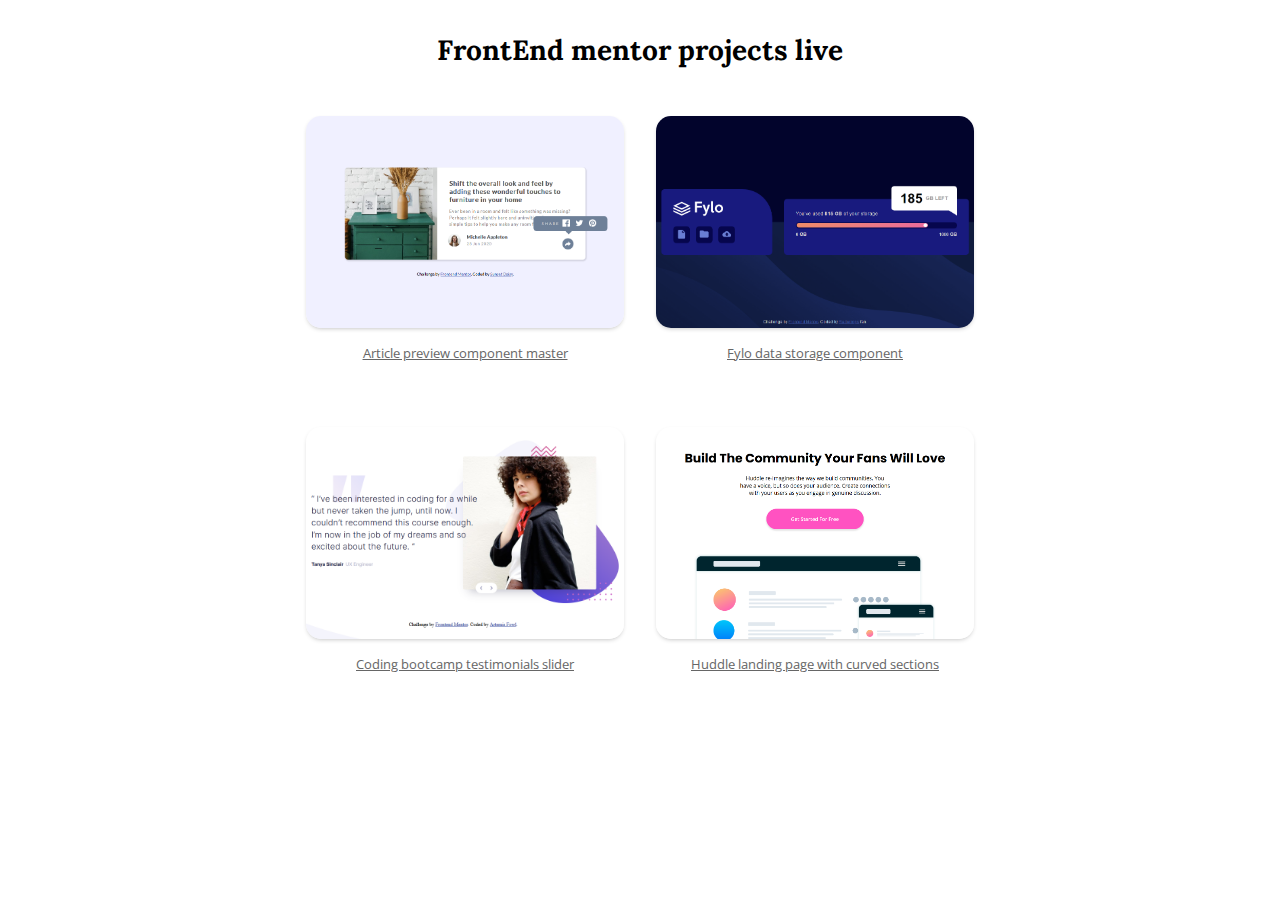
<file: index.html>
<!DOCTYPE html>
<html lang="en">

<head>
  <meta charset="UTF-8">
  <meta name="viewport" content="width=device-width, initial-scale=1.0">
  <link href="https://fonts.googleapis.com/css2?family=Open+Sans&display=swap" rel="stylesheet">
  <link href="https://fonts.googleapis.com/css2?family=Lora&display=swap" rel="stylesheet">
  <title>Welcome</title>
  <style>
    * {
      padding: 0;
      margin: 0;
      box-sizing: border-box;
    }

    body {
      margin: 0 auto;
      padding: 1rem;
      font-family: 'Open Sans', sans-serif;
      display: flex;
      flex-flow: column wrap;
      justify-content: center;
      align-items: center;
    }

    h1 {
      font-family: 'Lora', serif;
      margin-top: 1rem;
      text-align: center;
      width: 50vw;
      min-width: 250px;
      font-size: 1.75rem;
    }

    .galleryContainer {
      display: flex;
      flex-flow: row wrap;
      width: 100%;
      max-width: 800px;
      justify-content: center;
    }

    .project {
      margin-top: 2rem;
      flex-basis: 350px;
      padding: 1rem;
      text-align: center;
    }

    .project a img {
      width: 100%;
      border-radius: 15px;
      box-shadow: 0px 2px 5px -2px rgba(0, 0, 0, 0.3);
      margin-bottom: 0.5rem;
    }

    .project a img:hover,
    .project a img:focus {
      box-shadow: 0px 2px 6px -2px rgba(0, 0, 0, 0.4);
    }

    .project a {
      text-decoration: underline;
      color: #666;
      font-size: 0.8rem;
    }
  </style>
</head>

<body>
  <h1>FrontEnd mentor projects live</h1>
  <div class="galleryContainer">
    <div class="project">
      <a href="/frontendMentor/projects/article-preview-component-master/index.html">
        <img src="./thumbs/result001.png" alt="article preview component ">Article preview component
        master</a>
    </div>
    <div class="project">
      <a href="/frontendMentor/projects/fylo-data-storage-component-master/index.html">
        <img src="./thumbs/result002.png" alt="fylo data storage component  ">Fylo data storage
        component</a>
    </div>
    <div class="project">
      <a href="/frontendMentor/projects/coding-bootcamp-testimonials-slider-master/index.html">
        <img src="./thumbs/result003.png" alt="coding bootcamp testimonials slider  ">Coding bootcamp
        testimonials slider</a>
    </div>
    <div class="project">
      <a href="/frontendMentor/projects/huddle-landing-page-with-curved-sections-master/index.html">
        <img src="./thumbs/result004.png" alt="huddle landing page with curved sections">Huddle landing page with curved
        sections</a>
    </div>
  </div>
</body>

</html>
</file>
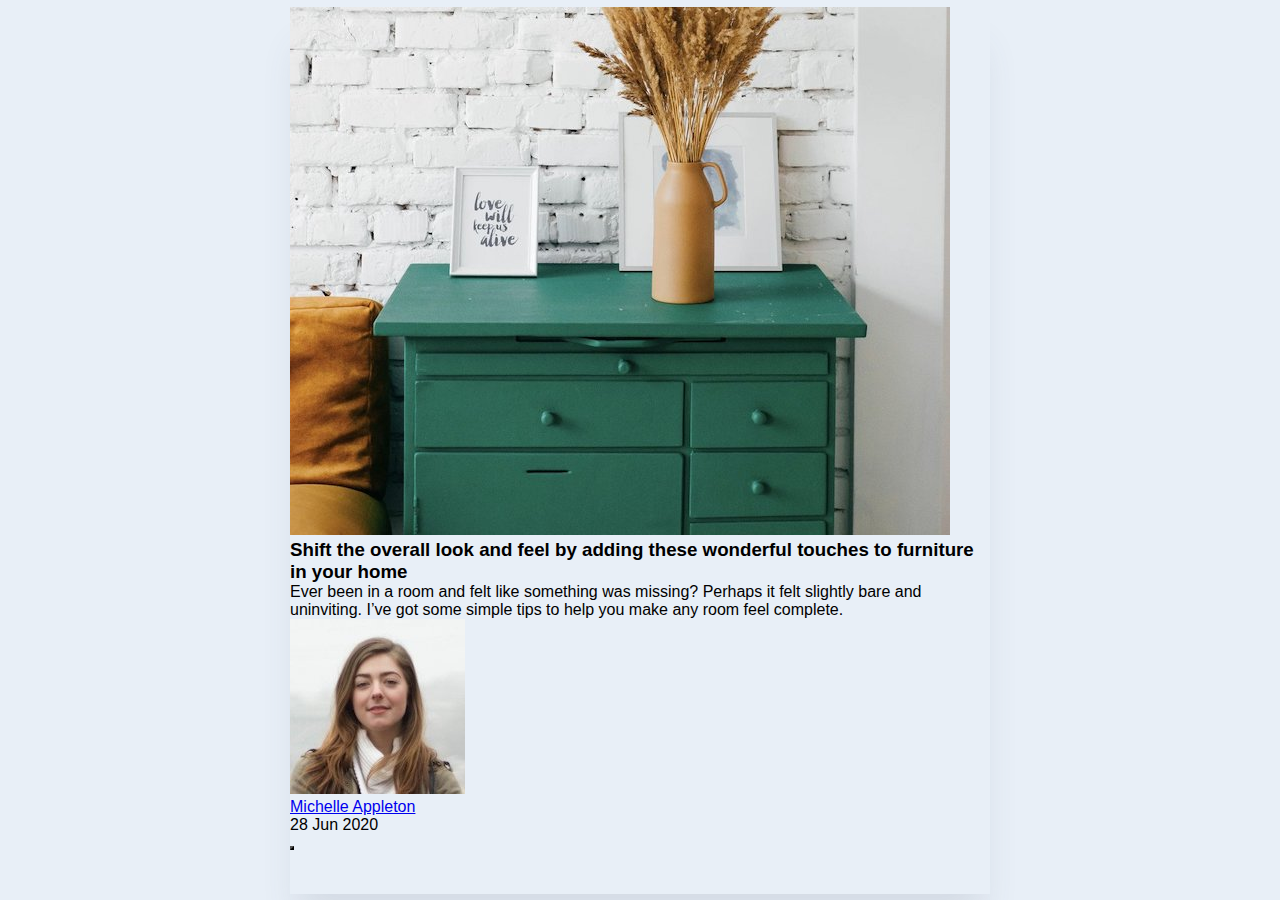
<file: projects/article-preview-component-master/index.html>
<!DOCTYPE html>
<html lang="en">

<head>
  <meta charset="UTF-8">
  <meta name="viewport" content="width=device-width, initial-scale=1.0">
  <!-- displays site properly based on user's device -->

  <link rel="icon" type="image/png" sizes="32x32" href="./images/favicon-32x32.png">

  <title>Frontend Mentor | Article preview component</title>
  <link rel="stylesheet" href="style.css">
  <style>
    .shareBtn {
      background-image: url("./images/icon-share.svg");
      background-position: center;
      background-size: 15px;
      transition: background-color 0.15s ease-out;
    }

    .shareBtnActive {
      background-image: url("./images/icon-share-active.svg");
      background-color: hsl(214, 17%, 51%);
    }

    body {
      background-color: #e8eff7;
    }

    .outerContainer {
      width: 85vw;
      max-width: 400px;
      min-width: 350px;
      box-shadow: 0 3rem 55px -15px hsla(217, 19%, 35%, 0.103);
    }

    .shareText {
      letter-spacing: 0.3rem;
    }

    .shareContainer {
      transform: translateY(100%);
      transition: all 0.15s ease-out;
      opacity: 0;
    }

    .shareContainerActive {
      transform: translateY(0);
      opacity: 1;
    }

    @media (min-width:1024px) {
      .outerContainer {
        max-width: 700px;
        min-width: 700px;
        box-shadow: 0 2rem 35px -8px hsla(217, 19%, 35%, 0.123);
      }

      .imgContainer {
        flex: 1 0 265px;
      }

      .shareContainer {
        opacity: 0;
        transform: translate(calc(50% - 3.5rem), -50%);
        top: 0;
        box-shadow: 0 3px 8px 2px hsla(217, 19%, 35%, 0.15);
        right: 0;
        transition: all 0.15s ease-out;
      }

      .shareContainer::after {
        position: absolute;
        bottom: 0;
        left: 50%;
        transform: translate(-50%, 50%) rotate(45deg);
        box-shadow: 0 3px 8px 2px hsla(217, 19%, 35%, 0.15);
        content: " ";
        width: 1rem;
        height: 1rem;
        background: hsla(217, 19%, 35%);
      }

      .shareContainerActive {
        transform: translate(calc(50% - 3.5rem), -120%);
        opacity: 1;
      }
    }
  </style>
</head>

<body>
  <div
    class="outerContainer rounded-lg mx-auto mt-16 mb-24 flex flex-col lg:flex-row bg-white overflow-hidden lg:overflow-visible">
    <div class="h-64 lg:h-auto imgContainer">
      <img class="w-full h-full object-cover min-w-0 lg:object-left lg:rounded-l-lg" src="./images/drawers.jpg"
        alt="cover">
    </div>
    <div class="font-manrope">
      <div class="px-8">
        <h3 class="text-base lg:text-xl font-bold leading-7 mt-10 lg:mt-6 text-primary-very-dark">
          Shift the overall look and feel by adding these wonderful
          touches to furniture in your home</h3>
        <p class="mt-4 lg:mt-2 lg:mr-2 text-sm lg:text-xs leading-6 lg:leading-5 text-primary-desaturated">Ever been in
          a room
          and felt like
          something was
          missing? Perhaps
          it felt slightly bare and uninviting. I’ve got some simple tips
          to help you make any room feel complete.</p>
      </div>
      <div class=" relative flex px-8 mt-6 lg:mt-2 pt-3 pb-5 lg:pb-8">
        <img src="./images/avatar-michelle.jpg" alt="avatar michelle" class="w-10 h-10 rounded-full">
        <div class="ml-5">
          <a href="#"
            class="text-primary-very-dark text-sm lg:text-xs font-bold hover:underline focus:underline">Michelle
            Appleton</a>
          <p class="text-primary-grayish text-sm lg:text-xs">28 Jun 2020</p>
        </div>
        <button
          class="absolute w-8 h-8 shareBtn bg-primary-light rounded-full bottom-0 right-0 mr-6 mb-6 lg:mb-8 lg:mr-10 bg-no-repeat z-50"></button>
        <div
          class="absolute flex inset-0 lg:inset-auto bg-primary-very-dark items-center px-8 space-x-4 shareContainer lg:py-4 lg:rounded-lg">
          <p class="mr-1 shareText uppercase text-primary-grayish text-sm lg:text-xs">Share</p>
          <a href="#">
            <img src="./images/icon-facebook.svg" alt="facebook"></a>
          <a href="#">
            <img src="./images/icon-twitter.svg" alt="twitter"></a>
          <a href="#">
            <img src="./images/icon-pinterest.svg" alt="pinterest"></a>
        </div>
      </div>
    </div>
  </div>
  <script src="main.js"></script>
</body>

</html>
</file>
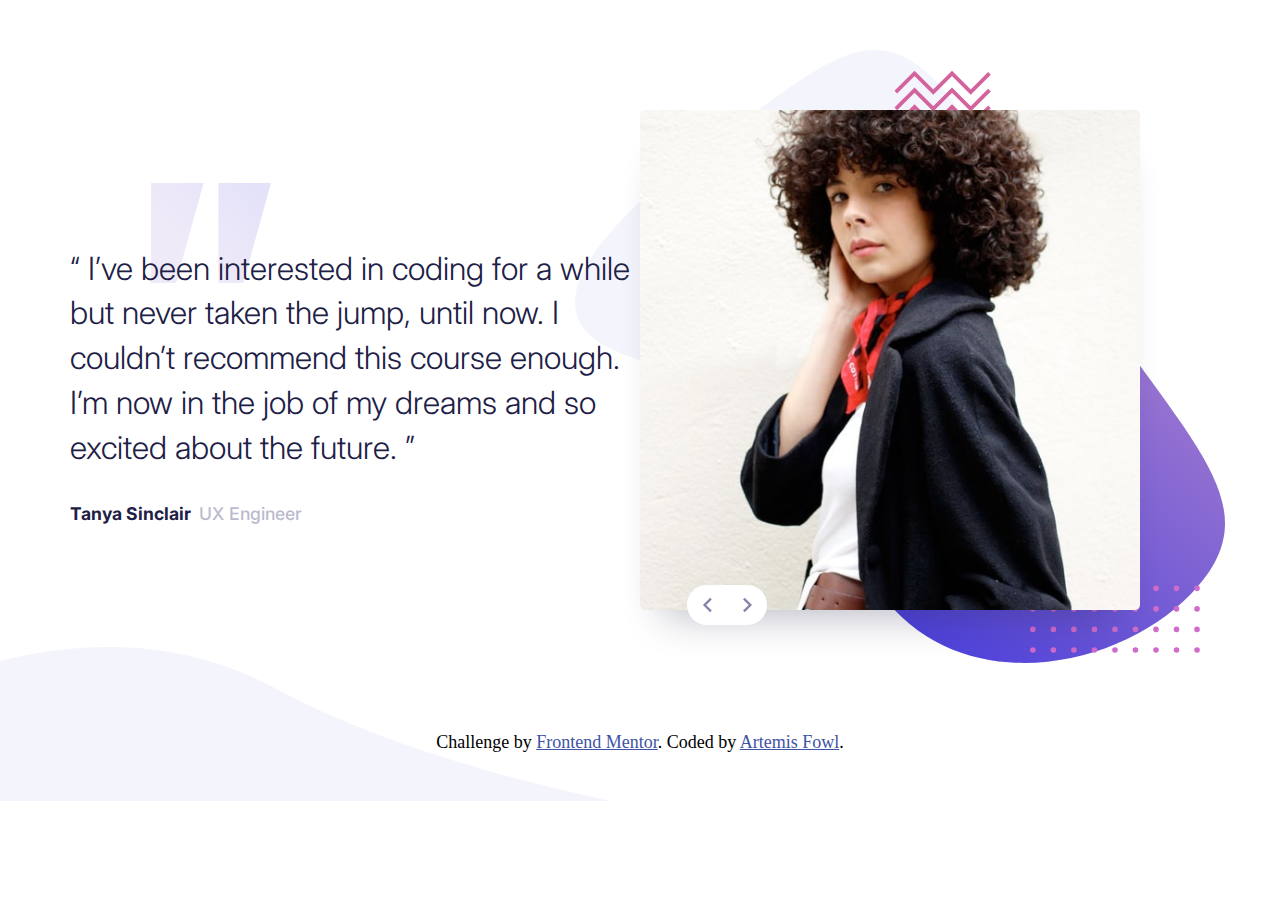
<file: projects/coding-bootcamp-testimonials-slider-master/index.html>
<!DOCTYPE html>
<html lang="en">

<head>
  <meta charset="UTF-8">
  <meta name="viewport" content="width=device-width, initial-scale=1.0">
  <!-- displays site properly based on user's device -->

  <link rel="icon" type="image/png" sizes="32x32" href="./images/favicon-32x32.png">
  <link href="https://fonts.googleapis.com/css2?family=Inter:wght@300;500;700&display=swap" rel="stylesheet">
  <title>Frontend Mentor | Coding Bootcamp Testimonials Slider</title>

  <!-- Feel free to remove these styles or customise in your own stylesheet 👍 -->
  <style>
    .attribution {
      margin: 2rem 0 3rem;
      font-size: 11px;
      text-align: center;
    }

    .attribution a {
      color: hsl(228, 45%, 44%);
    }

    @media (min-width: 800px) {
      .attribution {
        font-size: 18px;
      }
    }
  </style>
  <link rel="stylesheet" href="style.css">
</head>

<body>
  <div class="cardContainer">
    <div class="avatarAndSliderContainer">
      <img src="./images/image-tanya.jpg" alt="avatar" class="avatar">
      <div class="sliderBtns">
        <button class="prev">
          <svg xmlns="http://www.w3.org/2000/svg" width="12" height="18">
            <path fill="none" stroke="#8585AC" stroke-width="3" d="M11 1L3 9l8 8" /></svg>
        </button>
        <button class="next">
          <svg xmlns="http://www.w3.org/2000/svg" width="13" height="18">
            <path fill="none" stroke="#8585AC" stroke-width="3" d="M2 1l8 8-8 8" /></svg>
        </button>
      </div>
    </div>
    <div class="bioContainer">
      <div class="body">
        <p class="slideText"></p>
        <p class="slideText"></p>
        <p class="slideText"></p>
        <p class="slideText"></p>
        <p class="slideText"></p>
        <p class="slideText"></p>
      </div>
      <div class="bioDesc">
        <p class="author">
        <p class="title">
        </p>
      </div>
    </div>
  </div>
  <!-- 
  “ If you want to lay the best foundation possible I’d recommend taking this course.
  The depth the instructors go into is incredible. I now feel so confident about
  starting up as a titleal developer. ”

  John Tarkpor
  Junior Front-end Developer 
-->

  <div class="attribution">
    Challenge by <a href="https://www.frontendmentor.io?ref=challenge" target="_blank">Frontend Mentor</a>.
    Coded by <a href="#">Artemis Fowl</a>.
  </div>
  <script src="https://cdnjs.cloudflare.com/ajax/libs/gsap/3.4.0/gsap.min.js"></script>
  <script src="main.js"></script>
</body>

</html>
</file>
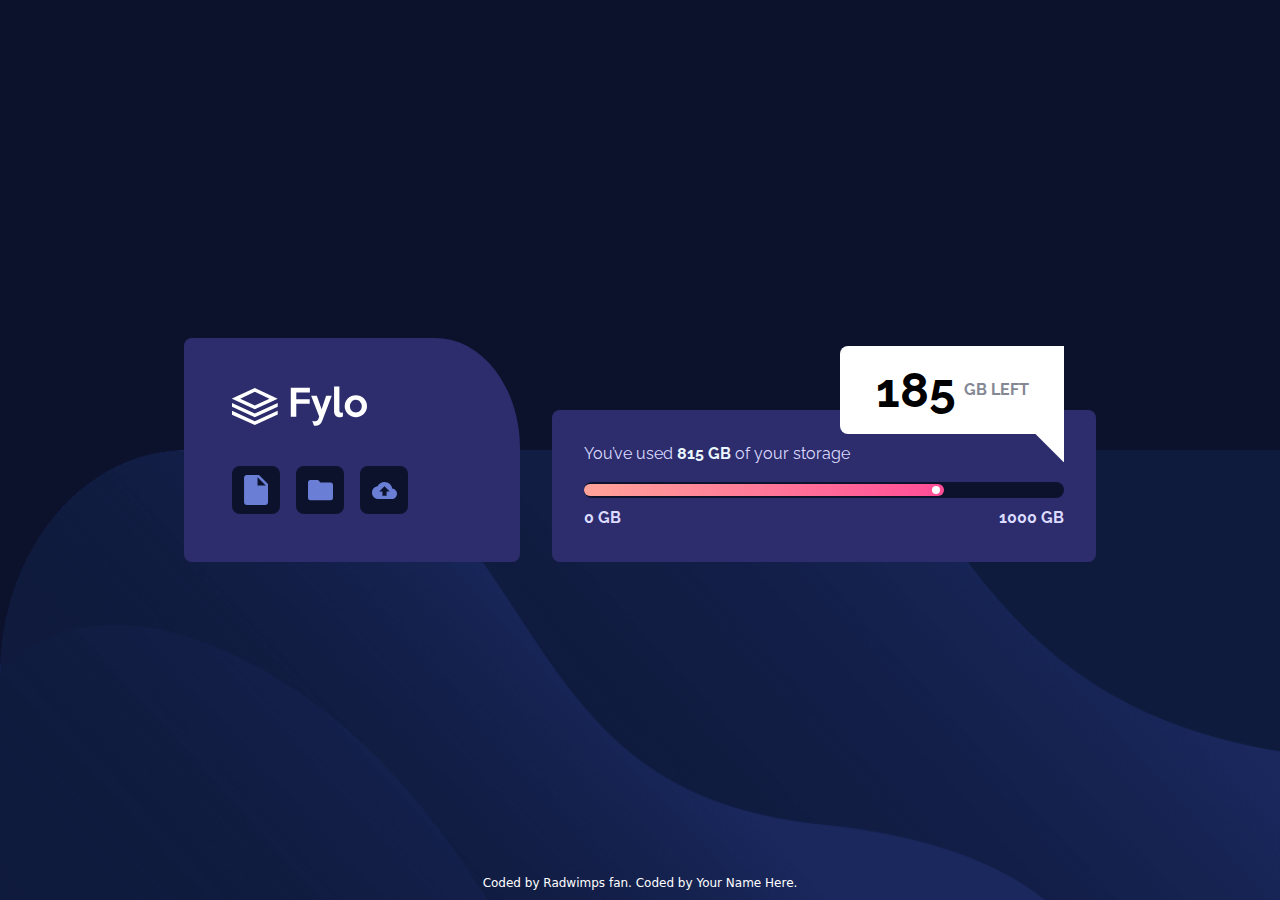
<file: projects/fylo-data-storage-component-master/index.html>
<!DOCTYPE html>
<html lang="en">

<head>
  <meta charset="UTF-8">
  <meta name="viewport" content="width=device-width, initial-scale=1.0">
  <!-- displays site properly based on user's device -->

  <link rel="icon" type="image/png" sizes="32x32" href="./images/favicon-32x32.png">

  <title>Frontend Mentor | Fylo data storage component</title>
  <link rel="stylesheet" href="style.css">
</head>

<body
  class="relative bg-primary-vdark bg-main-mobile bg-center bg-no-repeat lg:bg-main-desktop lg:h-screen lg:bg-bottom lg:bg-primary-vdark flex justify-center items-center bg-y-auto lg:bg-y-50">
  <div class="py-24 px-6 max-w-lg lg:max-w-screen-xl lg:w-3/4 mx-auto flex flex-col lg:flex-row lg:space-x-8 ">
    <div
      class=" lg:flex-2  flex flex-col justify-center space-y-10 h-56 rounded-lg roundedFyloRight  bg-primary-card p-12 lg:max-w-sm">
      <img src="./images/logo.svg" alt="logo" class="self-start">
      <div class="flex space-x-4">
        <button
          class="bg-primary-vdark w-12 h-12 rounded-lg flex justify-center items-center btnDoc bg-center bg-no-repeat">
        </button>
        <button
          class="bg-primary-vdark w-12 h-12 rounded-lg flex justify-center items-center btnFolder bg-center bg-no-repeat">
        </button>
        <button
          class="bg-primary-vdark w-12 h-12 rounded-lg flex justify-center items-center btnUpload bg-center bg-no-repeat">
        </button>
      </div>
    </div>
    <div
      class="relative p-8 bg-primary-card pb-16 lg:self-end lg:pb-8 text-center lg:text-left rounded-lg mt-4 font-raleway lg:flex-4 mb-20 lg:mb-0">
      <h3 class="text-primary-pale"> You’ve used <b class="text-blue-100">815 GB</b> of your storage</h3>
      <div class=" bg-primary-vdark h-4 w-full mt-4 rounded-full flex items-center">
        <div
          class="h-3 w-3/4 rounded-full bg-gradient-to-r from-primary-progress-start to-primary-progress-end flex justify-end items-center ">
          <div class="h-2 w-2 mr-1 bg-white rounded-full"></div>
        </div>
      </div>
      <div class="flex text-primary-pale justify-between font-bold mt-2">
        <p>0 GB</p>
        <p>1000 GB</p>
      </div>
      <div
        class="w-56 flex absolute justify-center items-center bg-white rounded-lg p-2 font-raleway bottom-0 left-50 transform -translate-x-1/2 translate-y-1/2 lg:-translate-x-8 lg:-translate-y-16 lg:bottom-auto lg:left-auto lg:top-0 lg:right-0 lg:afterMe lg:rounded-r-none">
        <span class="text-5xl font-bold">185</span> <span class="ml-2 text-primary-grayish font-bold">GB LEFT</span>
      </div>
    </div>
  </div>

  <div class="attribution text-xs text-white text-center absolute left-0 bottom-0 mb-2 w-full">
    Coded by <a href="https://www.youtube.com/watch?v=PDSkFeMVNFs" target="_blank">Radwimps</a> fan.
    Coded by <a href="#">Your Name Here</a>.
  </div>
</body>

</html>
</file>
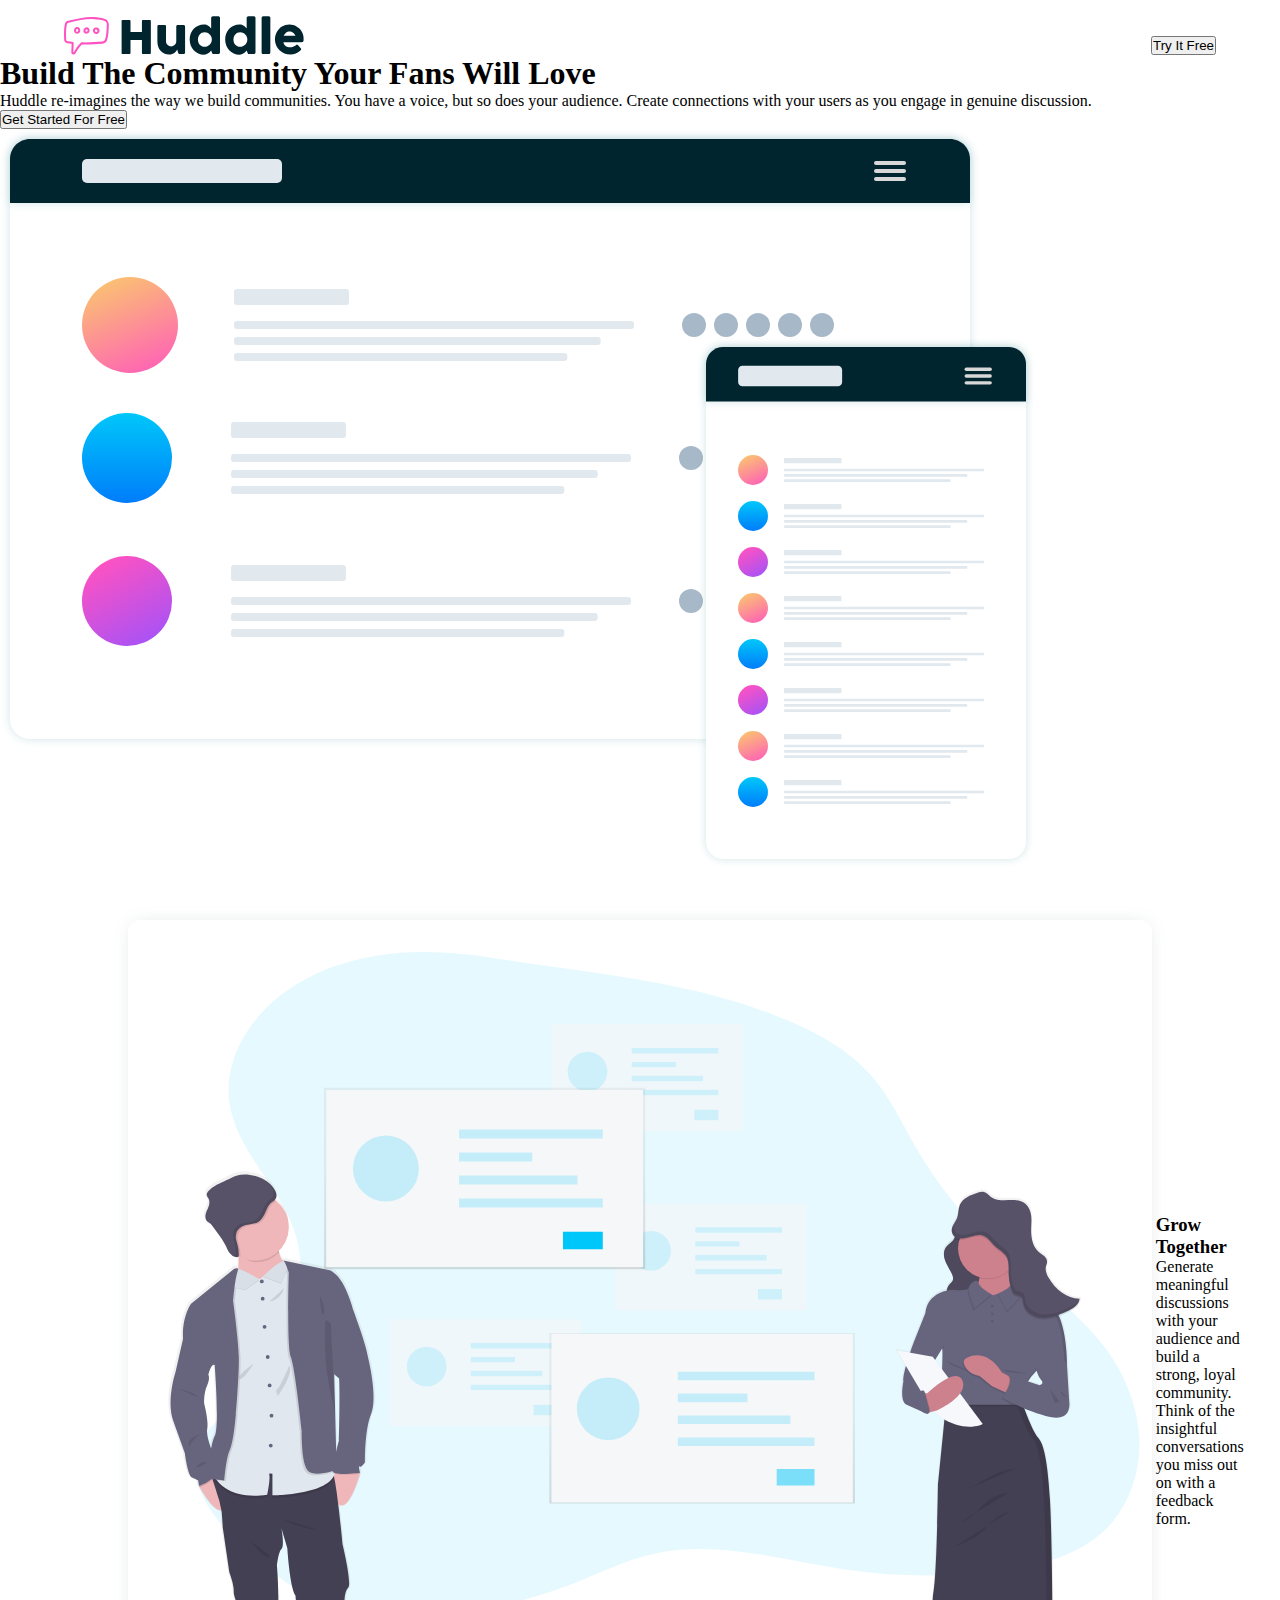
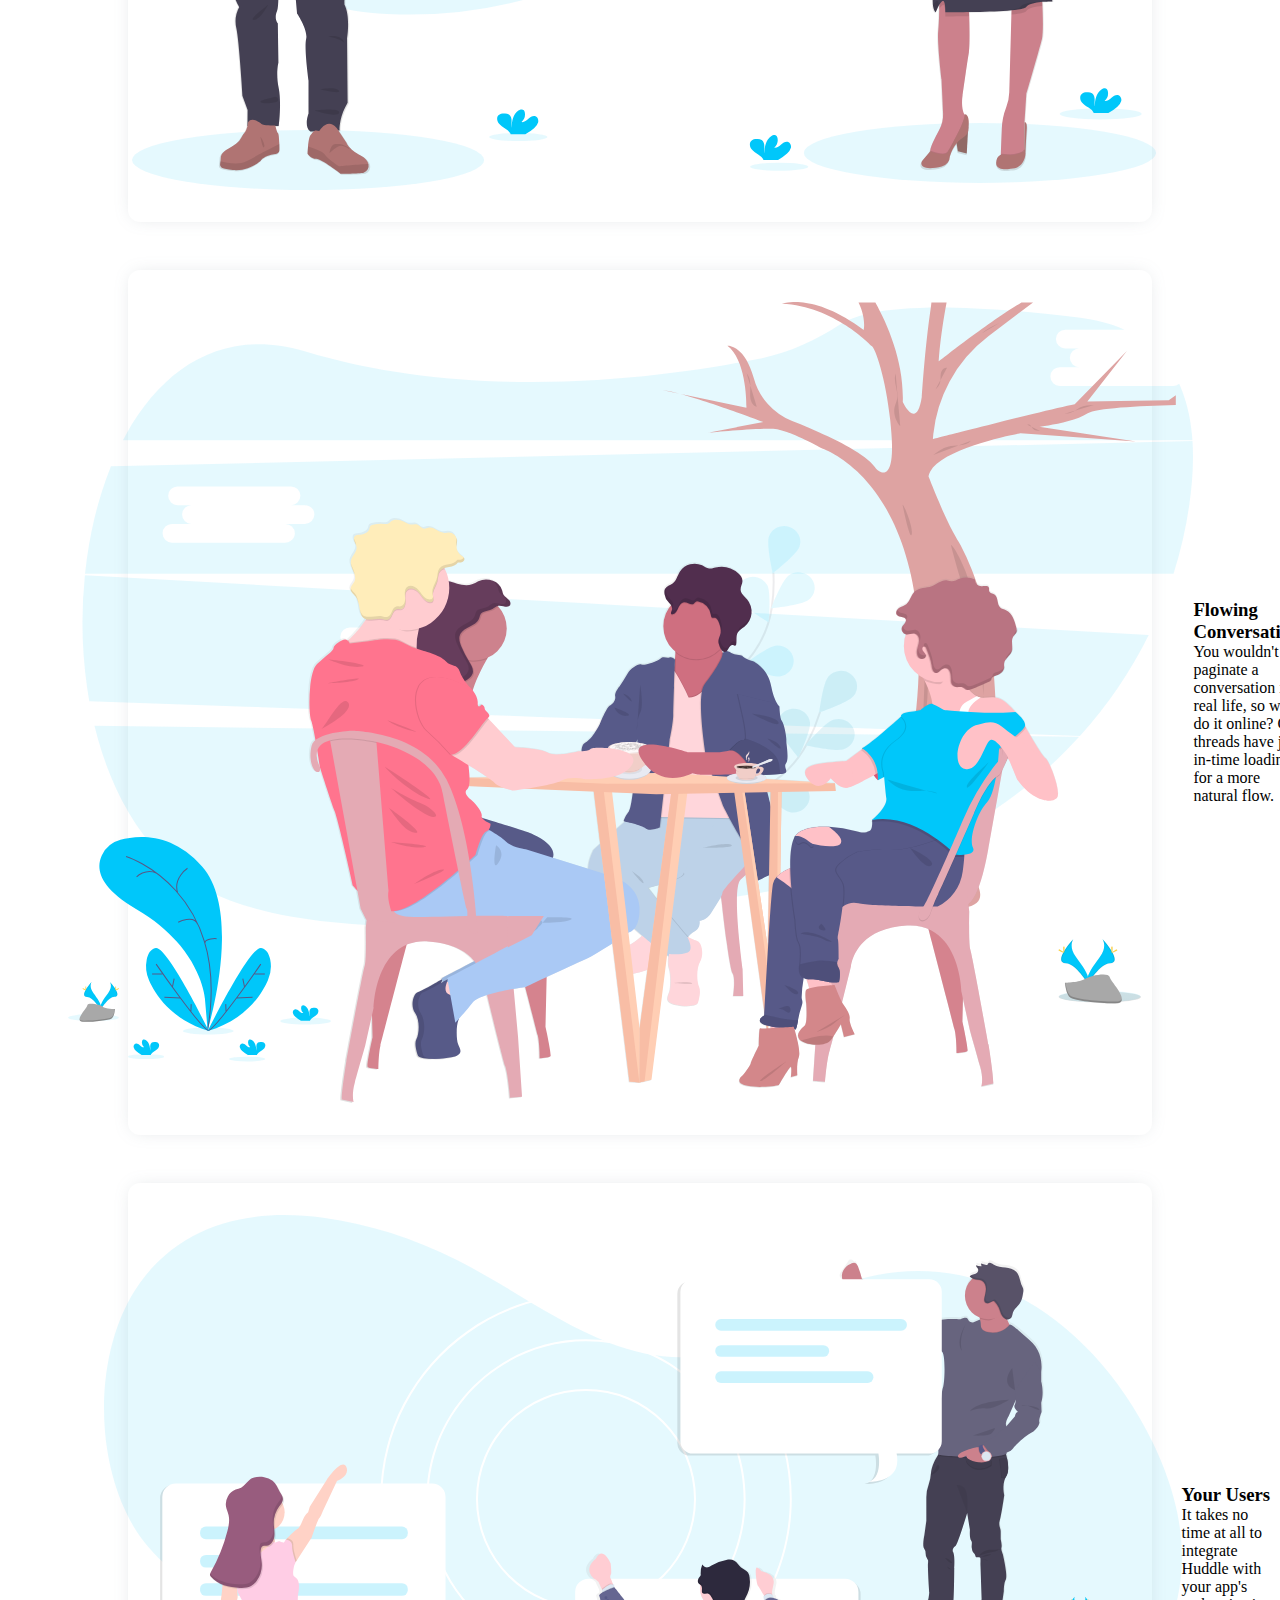
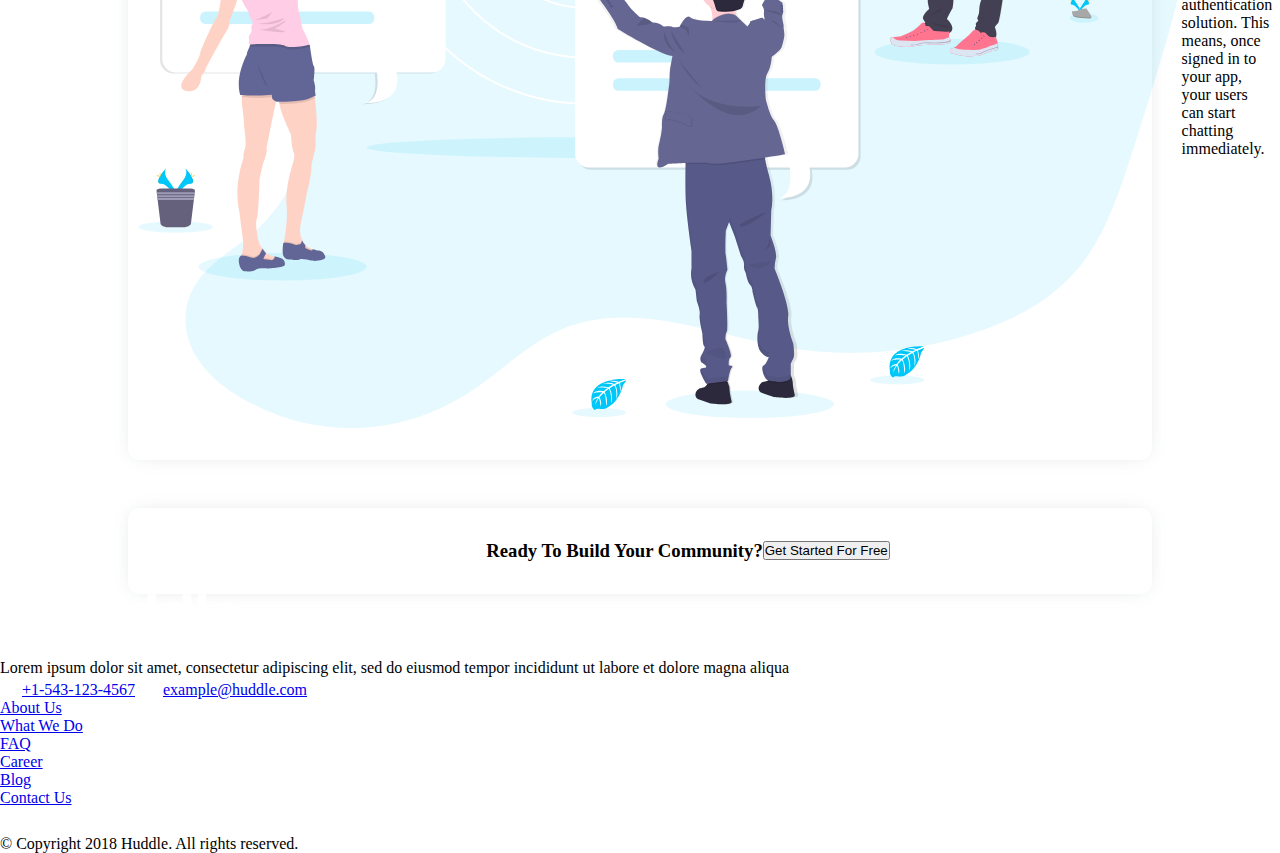
<file: projects/huddle-landing-page-with-alternating-feature-blocks-master/index.html>
<!DOCTYPE html>
<html lang="en">

<head>
  <meta charset="UTF-8">
  <meta name="viewport" content="width=device-width, initial-scale=1.0">
  <!-- displays site properly based on user's device -->

  <link rel="icon" type="image/png" sizes="32x32" href="./images/favicon-32x32.png">
  <link rel="stylesheet" href="style.css">
  <title>Frontend Mentor | Huddle landing page with alternating feature blocks</title>

  <style>
    * {
      /* border: 1px solid red; */
    }
  </style>
</head>

<body>
  <div
    class="px-4 py-8 lg:px-16 bg-hero-mobile lg:bg-hero-desktop bg-cover lg:bg-contain lg:h-screen bg-no-repeat bg-blue-100">
    <nav class="flex justify-between items-end">
      <img src="./images/logo.svg" alt="logo" class="h-5 lg:h-6">
      <button
        class="rounded-full py-1 px-6 lg:py-3 lg:px-12 shadow-md font-open-sans text-xs bg-white font-bold transform active:scale-95">Try
        It
        Free</button>
    </nav>
    <div class="text-center lg:flex lg:items-center lg:mt-16 max-w-xl mx-auto lg:max-w-none">
      <div class="lg:text-left ">
        <h1 class="font-poppins text-3xl mt-32  lg:max-w-sm lg:mt-0 ">Build The Community Your Fans Will Love</h1>
        <p class="font-open-sans text-lg lg:text-base mt-6 lg:max-w-xl lg:mr-8">
          Huddle re-imagines the way we build communities. You have a voice, but so does your audience.
          Create connections with your users as you engage in genuine discussion.
        </p>
        <button
          class="rounded-full px-20 py-4 bg-primary font-open-sans text-white font-bold mt-10 text-sm tracking-wide pink-shadow transform active:scale-95">Get
          Started For
          Free</button>
      </div>
      <img src="./images/illustration-mockups.svg" class="px-3 mt-16 lg:mt-0 w-2/3 min-w-0 mx-auto" alt="mockups">
    </div>
  </div>

  <div class="lg:px-24 px-6 pt-16 pb-4 space-y-12 max-w-xl mx-auto lg:max-w-none">
    <div class="card grid grid-cols-1 p-12 lg:grid-cols-2 lg:pl-24 ">
      <img src="./images/illustration-grow-together.svg" alt="grow"
        class=" lg:col-start-2 lg:col-end-3 lg:row-start-1 lg:w-9/12 lg:ml-auto">
      <div class="mt-16 text-center lg:text-left lg:col-start-1 lg:col-end-2 lg:row-start-1">
        <h3 class="text-2xl font-bold font-poppins">Grow Together</h3>
        <p class="mt-4 font-open-sans text-gray-600 ">Generate meaningful discussions with your audience and
          build a
          strong, loyal
          community.
          Think of the insightful conversations you miss out on with a feedback form.</p>
      </div>
    </div>
    <div class="card grid grid-cols-1 p-12 lg:grid-cols-2 lg:pl-24">
      <img src="./images/illustration-flowing-conversation.svg" alt="flowing" class="  lg:w-9/12 ">
      <div class="mt-16 text-center lg:text-left">
        <h3 class="text-2xl font-bold font-poppins">Flowing Conversations</h3>
        <p class="mt-4 font-open-sans text-gray-600">You wouldn't paginate a conversation in real life, so why do it
          online? Our threads
          have just-in-time loading for a more natural flow.</p>
      </div>
    </div>
    <div class="card grid grid-cols-1 p-12 lg:grid-cols-2 lg:pl-24">
      <img src="./images/illustration-your-users.svg" alt="users"
        class=" lg:col-start-2 lg:col-end-3 lg:row-start-1 lg:w-9/12 lg:ml-auto">
      <div class="mt-16 text-center lg:text-left lg:col-start-1 lg:col-end-2 lg:row-start-1">
        <h3 class="text-2xl font-bold font-poppins">Your Users</h3>
        <p class="mt-4 font-open-sans text-gray-600">It takes no time at all to integrate Huddle with your app's
          authentication solution.
          This means, once signed in to your app, your users can start chatting immediately.</p>
      </div>
    </div>
    <div
      class="text-center card py-10 lg:w-2/3 lg:max-w-3xl lg:py-12 relative transform translate-y-24 bg-white mx-auto">
      <h3 class="text-xl font-bold font-poppins mt-4 lg:text-3xl ">Ready To Build Your Community?</h3>
      <button
        class="rounded-full px-12 lg:px-20 py-3  lg:py-6 lg:text-base bg-primary font-open-sans text-gray-100 font-bold mt-6 lg:mt-8 text-xs tracking-wide lg:tracking-wider  black-shadow transform active:scale-95">Get
        Started For Free</button>
    </div>
  </div>
  <div class="bg-neutral-cyan-dark text-white pt-40 px-4 pb-16 ">
    <div class="max-w-xl mx-auto lg:max-w-none">

      <img src="./images/logoWhite.svg" alt="logo" class=" mb-6 lg:mb-10 h-8">
      <div class="lg:grid lg:grid-cols-10">
        <div class="grid grid-cols-10 gap-y-6 gridy font-open-sans text-lg lg:text-base lg:col-span-3">
          <img src="./images/icon-location.svg" alt="location" class="col-span-1 mt-2">
          <p class="col-span-9">
            Lorem ipsum dolor sit amet, consectetur adipiscing elit, sed do eiusmod tempor
            incididunt ut labore et dolore magna aliqua</p>
          <img src="./images/icon-phone.svg" alt="phone" class="col-span-1 self-end lg:self-start lg:mt-1">
          <a href="#" class="col-span-9 hover:underline focus:underline">
            +1-543-123-4567</a>
          <img src="./images/icon-email.svg" alt="mail" class="col-span-1 self-center lg:self-start lg:mt-2">
          <a href="#" class="col-span-9 hover:underline focus:underline">
            example@huddle.com</a>
        </div>
        <div class="mt-12 lg:mt-0 text-xl space-y-5 lg:space-y-0 lg:flex lg:col-span-4 lg:ml-16">
          <ul class="flex flex-col space-y-5 lg:flex-1">
            <li><a href="#" class="hover:underline focus:underline">About Us</a></li>
            <li><a href="#" class="hover:underline focus:underline">What We Do</a></li>
            <li><a href="#" class="hover:underline focus:underline">FAQ</a></li>
          </ul>
          <ul class="flex flex-col space-y-5 lg:flex-1">
            <li><a href="#" class="hover:underline">Career</a></li>
            <li><a href="#" class="hover:underline">Blog</a></li>
            <li><a href="#" class="hover:underline">Contact Us</a></li>
          </ul>
        </div>
        <div class="text-center mt-12 lg:mt-0 lg:text-left lg:flex lg:flex-col lg:col-span-3">
          <div class="flex justify-center lg:justify-start space-x-4">
            <a href="#" class="border rounded-full flex justify-center items-center w-8 h-8 "><img class="w-4"
                src="./images/facebook.svg" alt="facebook"></a>
            <a href="#" class="border rounded-full flex justify-center items-center w-8 h-8 "><img class="w-4"
                src="./images/twitter.svg" alt="twitter"></a>
            <a href="#" class="border rounded-full flex justify-center items-center w-8 h-8"><img class="w-4"
                src="./images/insta.svg" alt="insta"></a>
          </div>
          <p class="text-xs mt-6 lg:mt-48 ">&copy; Copyright 2018 Huddle. All rights reserved.</p>
        </div>
      </div>
    </div>
  </div>

</body>

</html>
</file>
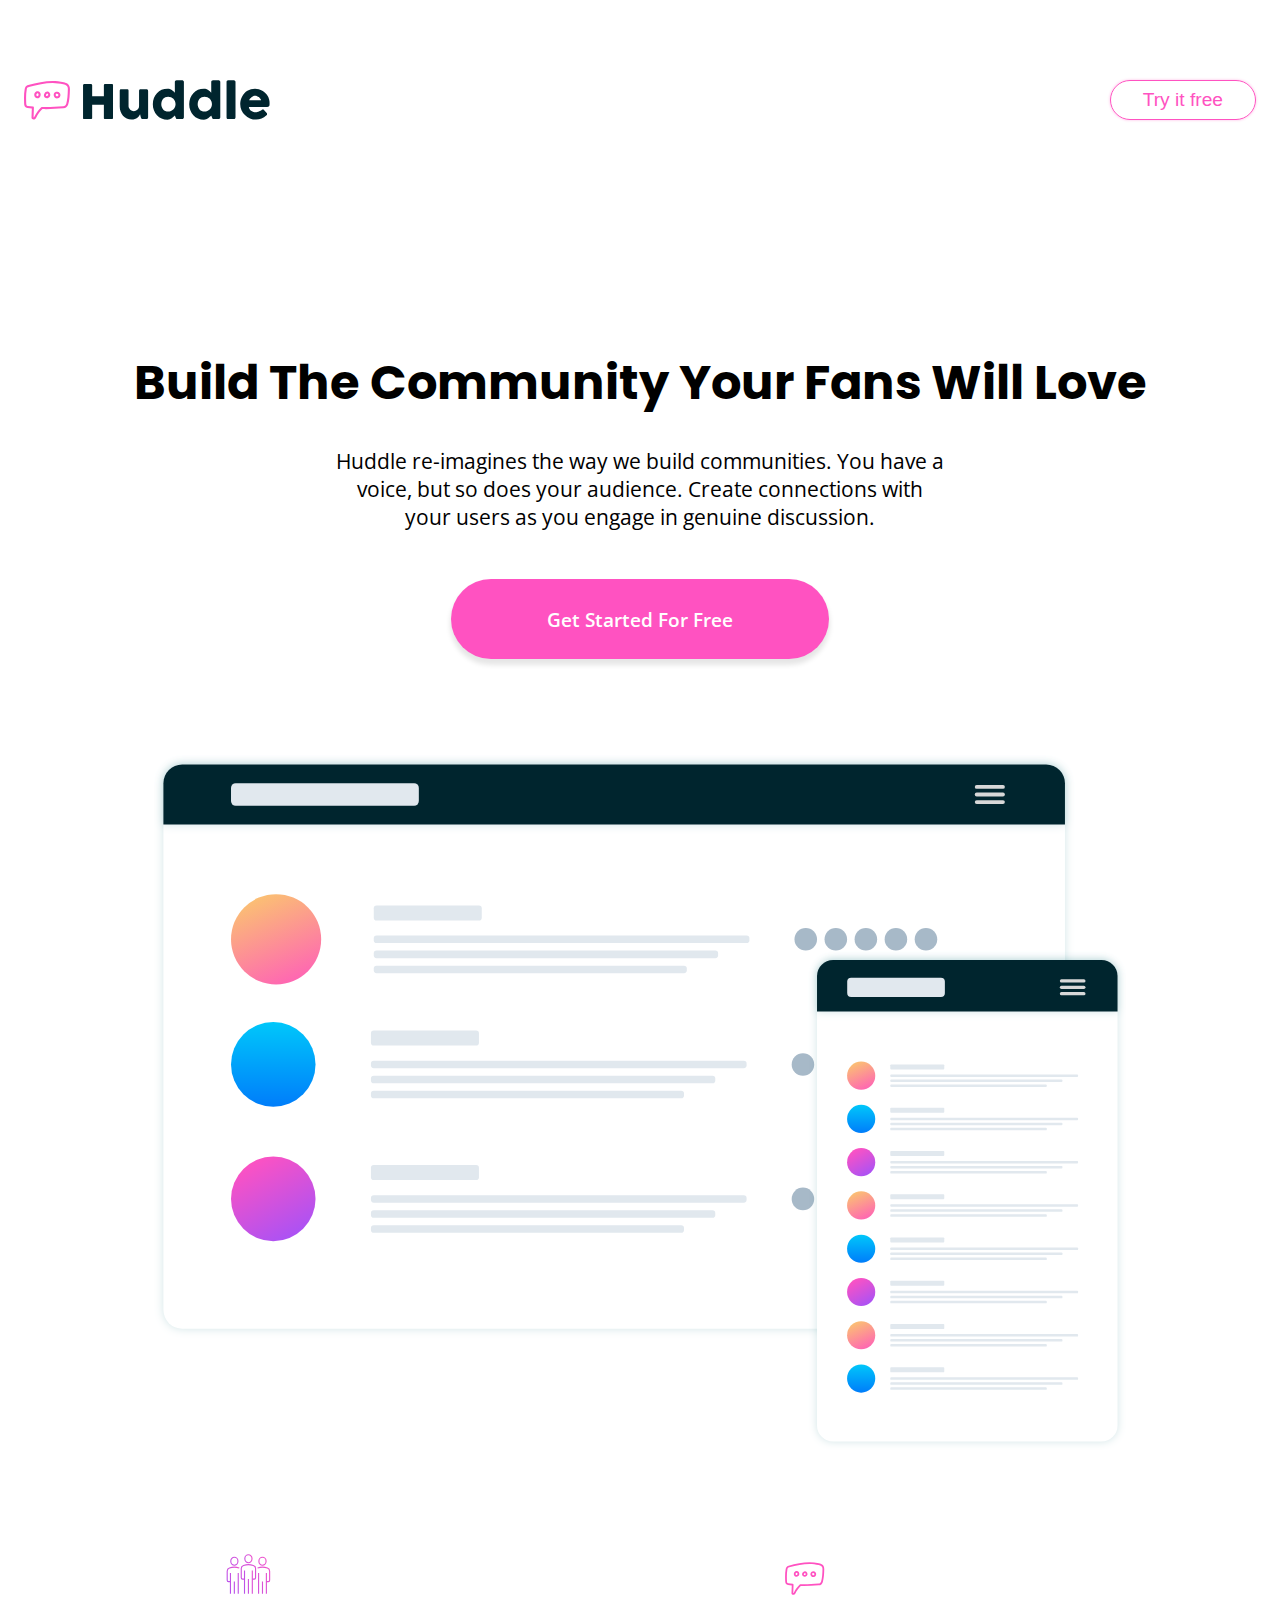
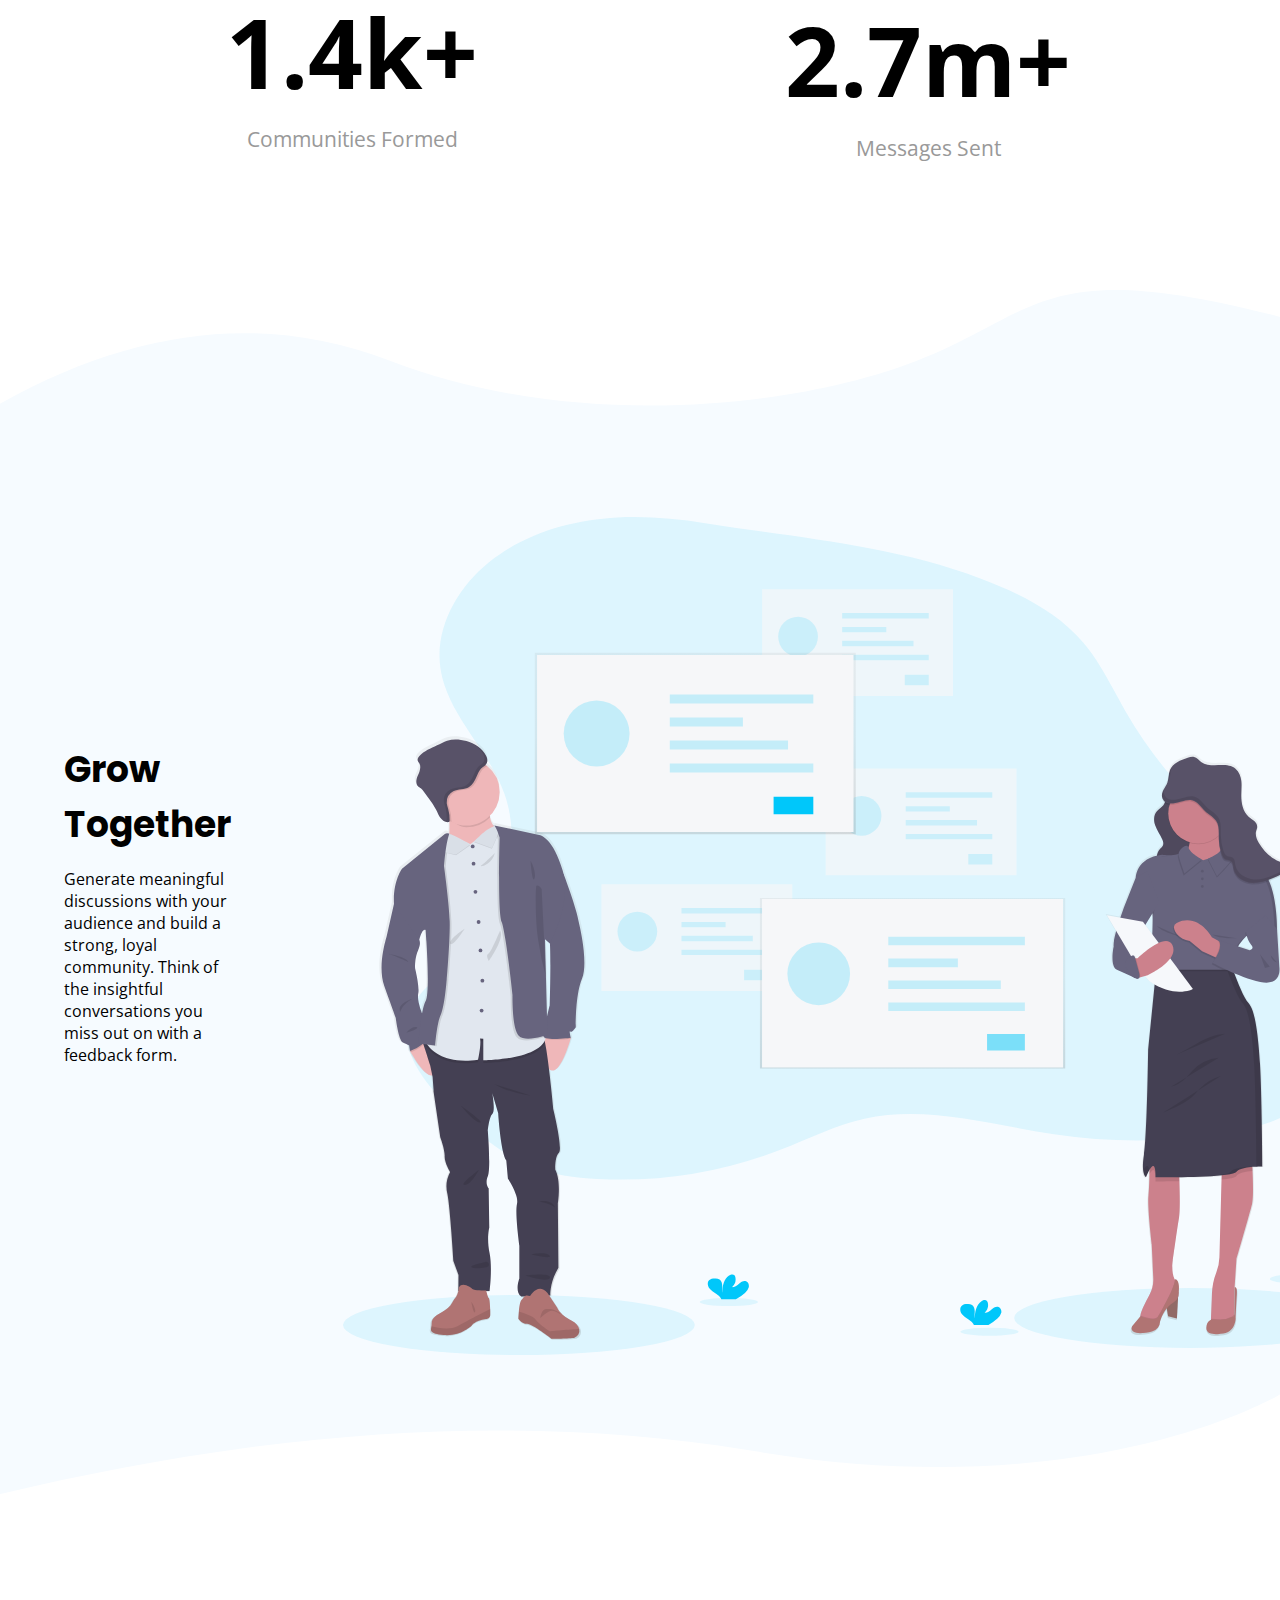
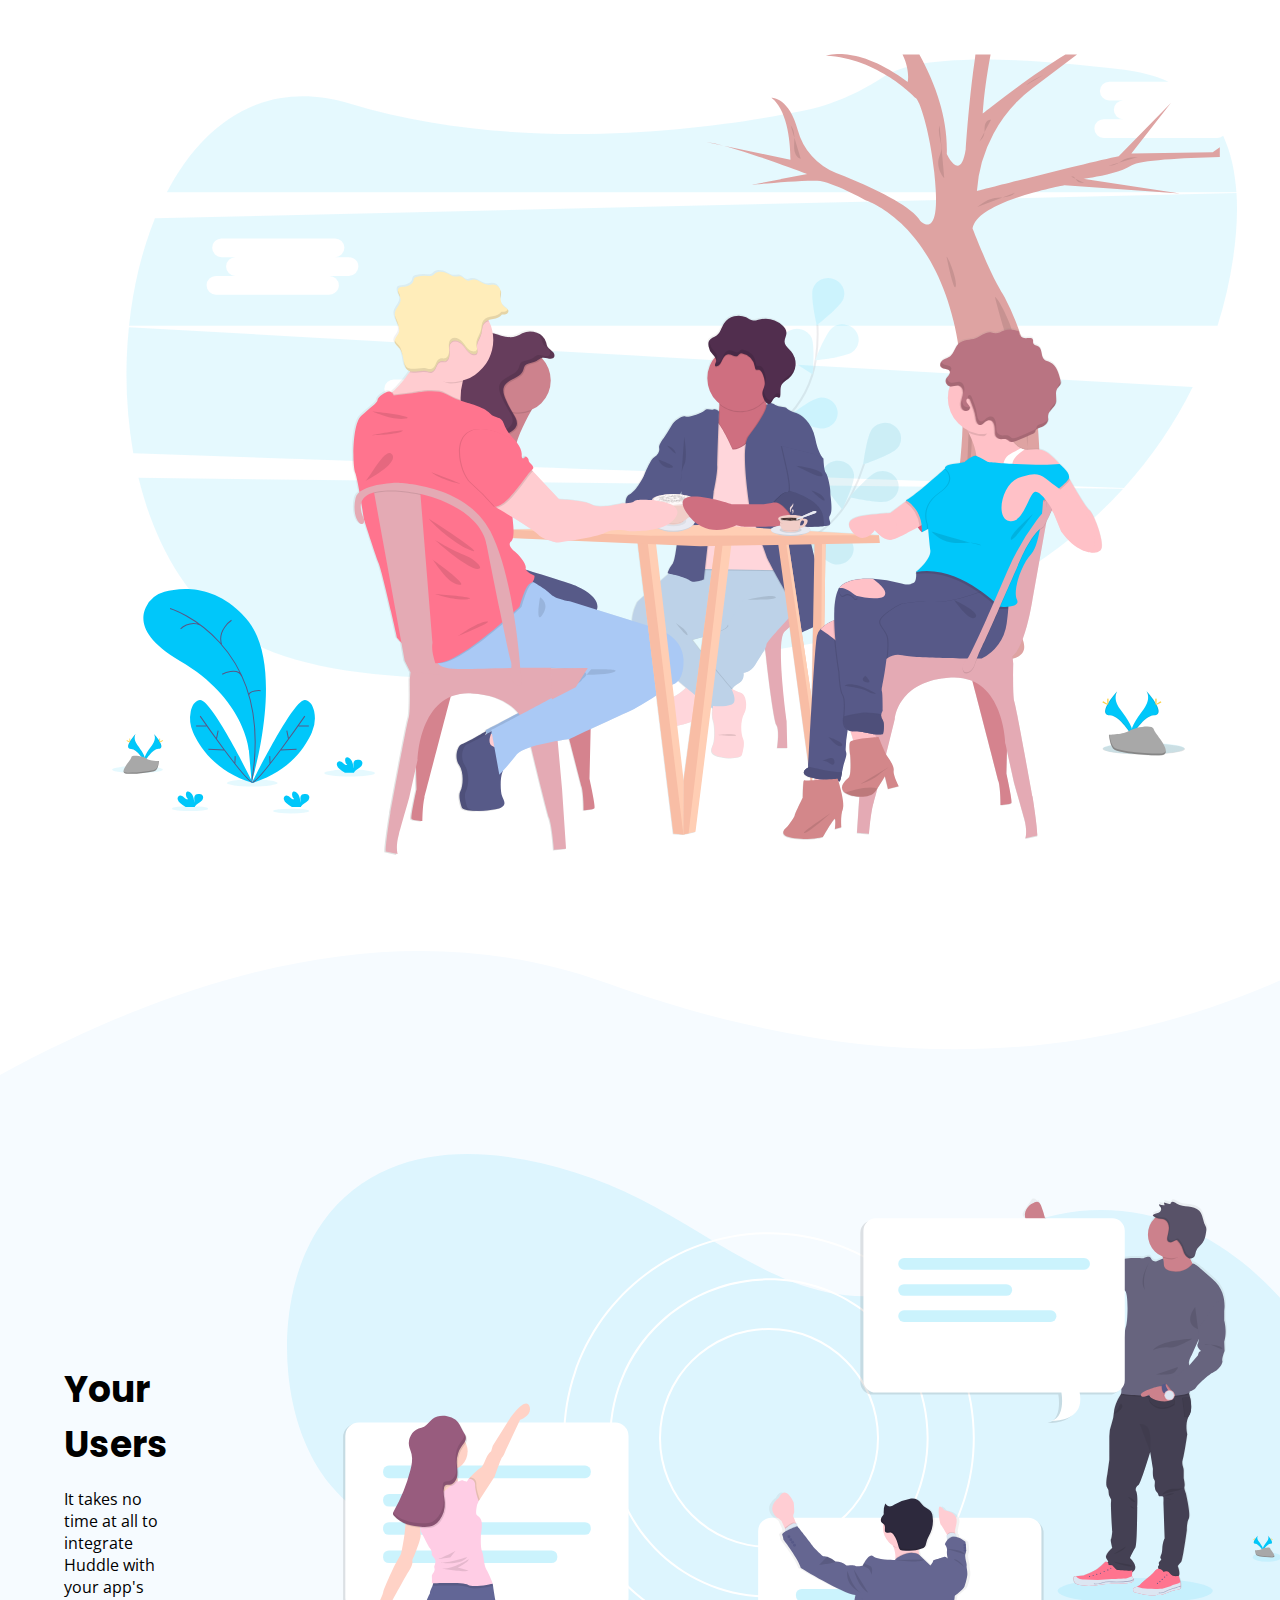
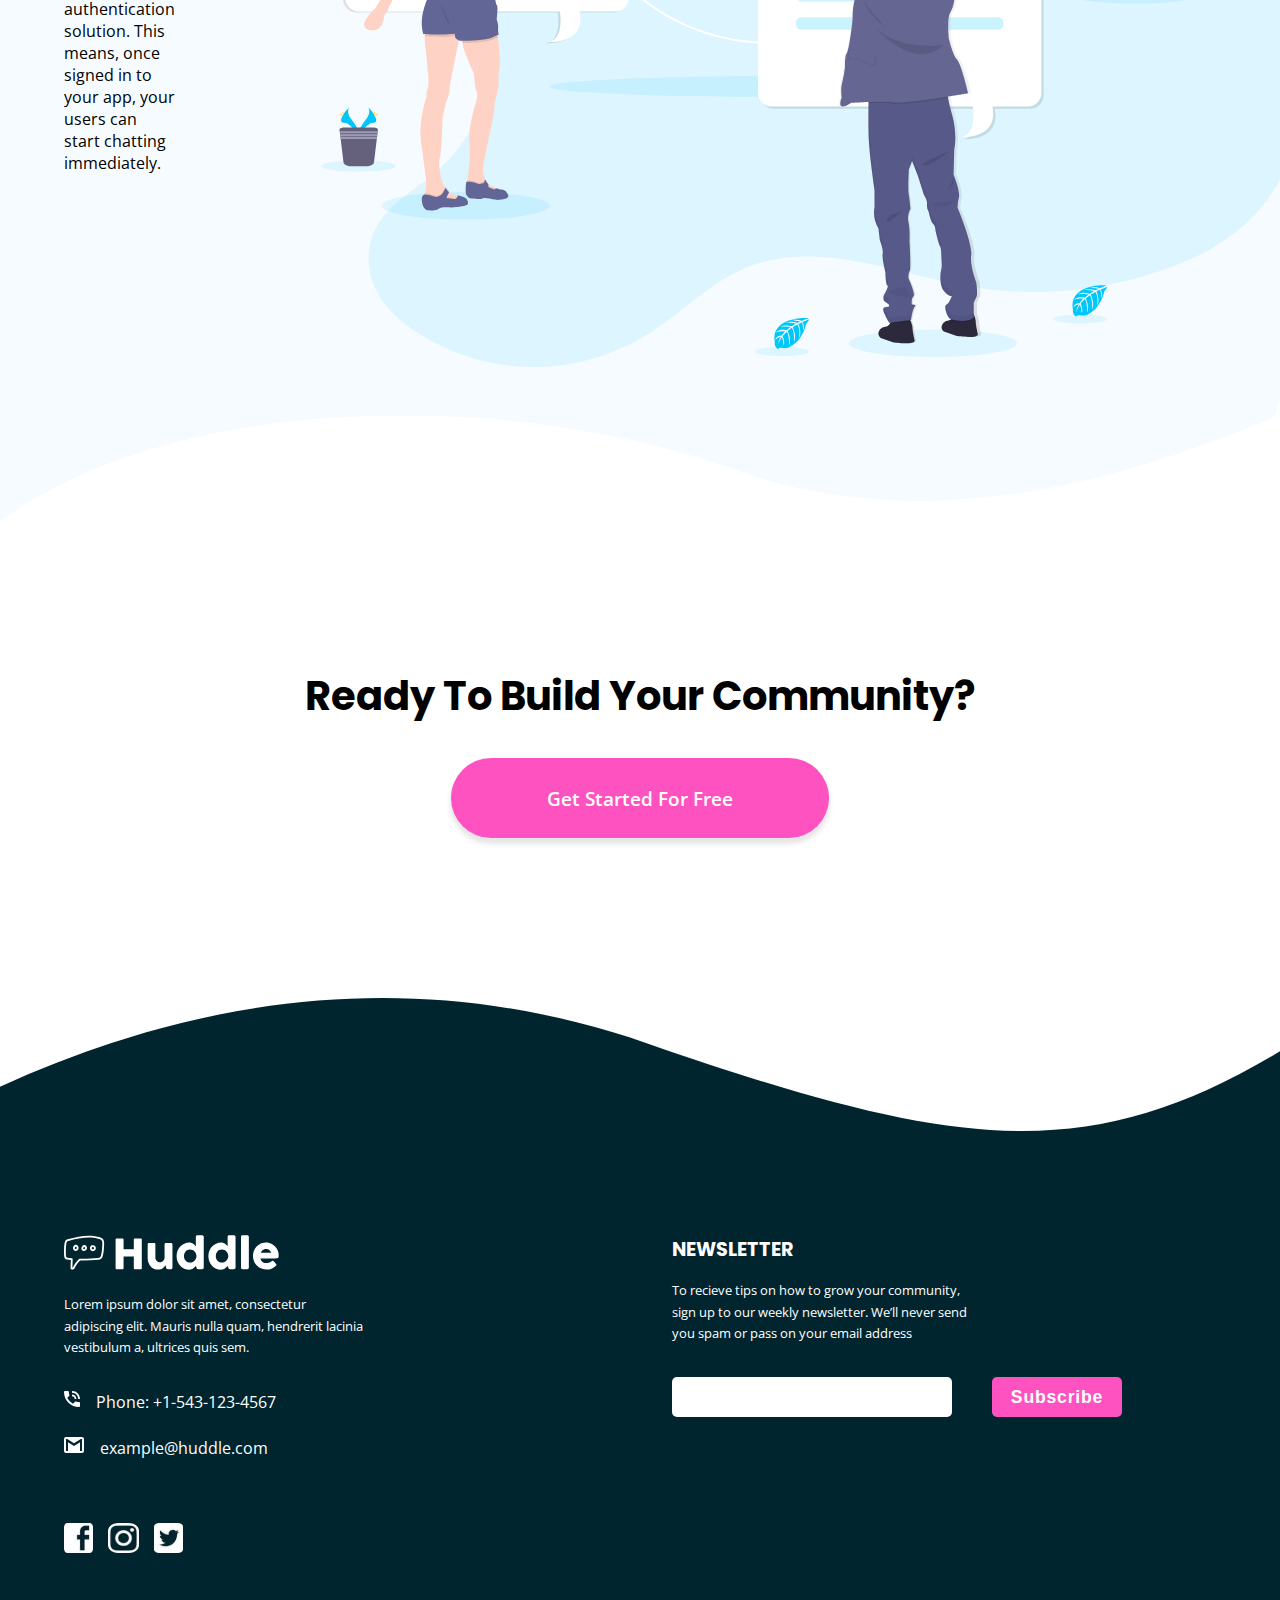
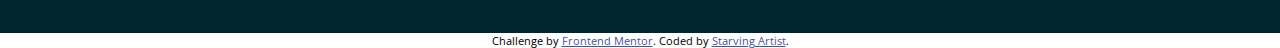
<file: projects/huddle-landing-page-with-curved-sections-master/index.html>
<!DOCTYPE html>
<html lang="en">

<head>
  <meta charset="UTF-8">
  <meta name="viewport" content="width=device-width, initial-scale=1.0">
  <!-- displays site properly based on user's device -->

  <link rel="icon" type="image/png" sizes="32x32" href="./images/favicon-32x32.png">

  <title>Frontend Mentor | Huddle landing page with curved sections</title>
  <link href="https://fonts.googleapis.com/css2?family=Poppins:wght@700&display=swap" rel="stylesheet">
  <link href="https://fonts.googleapis.com/css2?family=Open+Sans:wght@400;600;700&display=swap" rel="stylesheet">
  <!-- Feel free to remove these styles or customise in your own stylesheet 👍 -->
  <style>
    .attribution {
      font-size: 11px;
      text-align: center;
    }

    .attribution a {
      color: hsl(228, 45%, 44%);
    }
  </style>
  <link rel="stylesheet" href="style.css">
</head>

<body>
  <nav class="topNav">
    <button class="home">
      <img src="./images/logo.svg" alt="logo">
    </button>
    <button class="tryFree">Try it free</button>
  </nav>
  <section class="top">

    <h1 class="title">Build The Community<br> Your Fans Will Love </h1>

    <p class="desc">
      Huddle re-imagines the way we build communities. You have a voice, but so does
      your audience. Create connections with your users as you engage in genuine discussion.
    </p>

    <button class="getStarted">Get Started For Free</button>

    <img class="mockups" src="./images/screen-mockups.svg" alt="screen mockups">

  </section>

  <section class="numbers">
    <div class="communities">
      <h2 class="nbCommunities">
        <img src="./images/icon-communities.svg" alt="communities">
        1.4k+</h2>
      <p>Communities Formed</p>
    </div>

    <div class="messages">
      <h2 class="nbMessages">
        <img src="./images/icon-messages.svg" alt="messages">
        2.7m+</h2>
      <p>
        Messages Sent</p>
    </div>
  </section>

  <section class="center">
    <img class="bgTop0" src="./images/bg-section-top-mobile-1.svg" alt="top background">
    <img class="pcBgTop0" src="./images/bg-section-top-desktop-1.svg" alt="top background">
    <div class="desc0">
      <img src="./images/illustration-grow-together.svg" alt="grow together">
      <div class="descBody">
        <h3>Grow Together</h3>
        <p> Generate meaningful discussions with your audience and build a strong, loyal community.
          Think of the insightful conversations you miss out on with a feedback form.</p>
      </div>
    </div>
    <img class="bgBtm0" src="./images/bg-section-bottom-mobile-1.svg" alt="bottom background">
    <img class="pcBgBtm0" src="./images/bg-section-bottom-desktop-1.svg" alt="bottom background">
    <div class="desc1">
      <img src="./images/illustration-flowing-conversation.svg" alt="Flowing Conversations">
      <div class="descBody">
        <h3>Flowing Conversations</h3>
        <p>You wouldn't paginate a conversation in real life, so why do it online? Our threads have
          just-in-time loading for a more natural flow.</p>
      </div>
    </div>
    <img class="bgTop1" src="./images/bg-section-top-mobile-2.svg" alt="background top 2">
    <img class="pcBgTop1" src="./images/bg-section-top-desktop-2.svg" alt="background top 2">
    <div class="desc2">
      <img src="./images/illustration-your-users.svg" alt="Your Users">
      <div class="descBody">
        <h3>Your Users</h3>
        <p>It takes no time at all to integrate Huddle with your app's authentication solution. This means,
          once signed in to your app, your users can start chatting immediately.</p>
      </div>
    </div>
    <img class="bgBtm1" src="./images/bg-section-bottom-mobile-2.svg" alt="background bottom 2">
    <img class="pcBgBtm1" src="./images/bg-section-bottom-desktop-2.svg" alt="background bottom 2">
  </section>

  <div class="ready">
    <h2>Ready To Build Your <br>Community?</h2>
    <button class="getStarted">Get Started For Free</button>
  </div>

  <img class="bgFooter0" src="./images/bg-footer-top-mobile.svg" alt="footer top background">
  <img class="pcBgFooter0" src="./images/bg-footer-top-desktop.svg" alt="footer top background">
  <footer class="myFooter">


    <div class="news">
      <div class="inner">
        <h3>Newsletter</h3>
        <p>To recieve tips on how to grow your community, sign up to our weekly newsletter.
          We’ll never
          send you spam or pass on your email address</p>
        <div class="subContainer">
          <input type="email" name="myEmail" id="myEmailId">
          <button class="subscribe">Subscribe</button>
        </div>

      </div>
    </div>

    <div class="contacts">
      <div class="inner">
        <img class="logoBtm" src="./images/logoWhite.svg" alt="logo">
        <p class="lorem">Lorem ipsum dolor sit amet, consectetur adipiscing elit. Mauris nulla quam, hendrerit lacinia
          vestibulum a, ultrices quis sem.</p>
        <div class="phone"><img src="./images/icon-phone.svg" alt="phone"><span>Phone: +1-543-123-4567</span></div>
        <div class="email"><img src="./images/icon-email.svg" alt="phone"><span>example@huddle.com</span></div>
        <div class="social">
          <img src="./images/rect831.png" alt="facebook">
          <img src="./images/rect830.png" alt="instagram">
          <img src="./images/rect829.png" alt="twitter">
        </div>
      </div>
    </div>

  </footer>
  <footer>
    <p class="attribution">
      Challenge by <a href="https://www.frontendmentor.io?ref=challenge" target="_blank">Frontend Mentor</a>.
      Coded by <a href="#">Starving Artist</a>.
    </p>
  </footer>
</body>

</html>
</file>
<file: projects/article-preview-component-master/style.css>
* {
  padding: 0;
  margin: 0;
  box-sizing: border-box;
  /* border: 1px solid red; */
}

body {
  height: 100vh;
  display: flex;
  background-color: rgb(240, 240, 255);
  flex-flow: column nowrap;
  justify-content: center;
  align-items: center;
  font-size: 16px;
  font-family: 'Lato', sans-serif;
}

.card {
  width: 95%;
  max-width: 300px;
  border-radius: 8px;
  box-shadow: 2px 2px 2px 2px rgba(0, 0, 0, 0.1);
  display: flex;
  flex-flow: column nowrap;
}

.cardTop {
  width: 100%;
  border-radius: 8px 8px 0 0;
}

.cardTop img {
  width: 100%;
  height: 175px;
  object-fit: cover;
  border-radius: 8px 8px 0 0;
}

.cardBody {
  display: flex;
  flex-flow: column nowrap;
  background-color: rgb(255, 255, 255);
  border-radius: 0 0 8px 8px;
}

.cardMain {
  width: 100%;
  margin-top: 2rem;
  padding: 0 1.75rem;
}

.cardMain h1 {
  font-size: 0.95rem;
  line-height: 1.45;
  color: #555;
  letter-spacing: 0.04rem;
}

.cardMain p {
  margin-top: 0.75rem;
  line-height: 1.45;
  font-size: 0.8rem;
  letter-spacing: 0.04rem;
  color: #888;
}

.cardFooter {
  position: relative;
  height: 70px;
  margin-top: 2rem;
  overflow: hidden;
}

.cardFooterBack {
  position: absolute;
  height: 100%;
  width: 100%;
  padding: 0 1.75rem;
  display: flex;
  flex-flow: row nowrap;
  border-radius: 0 0 8px 8px;
  align-items: center;
}

.avatar {
  border-radius: 50%;
  width: 35px;
  height: 35px;
}

.cardFooterMiddle {
  flex-grow: 1;
  padding-left: 1rem;
}

.cardFooterMiddle .author {
  font-size: 0.75rem;
  color: #555;
  letter-spacing: 0.04rem;
  font-weight: bold;
}

.cardFooterMiddle .date {
  margin-top: 0.25rem;
  font-size: 0.7rem;
  color: #999;
  letter-spacing: 0.04rem;
}

.cardFooterFront {
  position: absolute;
  height: 100%;
  width: 100%;
  background: rgb(51, 48, 54);
  padding: 0 1.75rem;
  display: flex;
  flex-flow: row nowrap;
  align-items: center;
  border-radius: 0 0 8px 8px;
  opacity: 1;
  transform: translate(0, 80px);
  transition: all 0.1s ease;
}

.showcardFooterFront {
  transform: translate(0, 0);
  opacity: 1;
}

.cardFooterFront .shareDesc {
  text-transform: uppercase;
  font-size: 0.75rem;
  color: #ccc;
  letter-spacing: 0.25rem;
}

.cardFooterFront .social {
  padding: 0 0.5rem;
}

.cardFooterFront::after {
  position: absolute;
  bottom: -6px;
  right: 98px;
  width: 14px;
  height: 14px;
  transform: rotate(45deg);
  content: "";
  background: #6E8098;
  opacity: 0;
}

.share {
  cursor: pointer;
  position: absolute;
  bottom: 20px;
  right: 1.75rem;
  width: 30px;
  height: 30px;
  border-radius: 50%;
  border: none;
  display: flex;
  justify-content: center;
  align-items: center;
  background: rgb(231, 231, 255);
  transition: all 0.1s ease;
}

.shareDark {
  background: #6E8098;
}

.share svg {
  width: 15px;
  height: 15px;
}

.myPath {
  fill: #6E8098;
  transition: all 0.1s ease;
}

.myPathLight {
  fill: #fff;
}

@media(min-width: 768px) {
  .card {
    max-width: 650px;
    height: 250px;
    flex-flow: row nowrap;
  }
  .cardTop {
    width: 250px;
    height: 100%;
    border-radius: 8px 0 0 8px;
  }
  .cardTop img {
    width: 250px;
    height: 100%;
    border-radius: 8px 0 0 8px;
  }
  .cardBody {
    border-radius: 0 8px 8px 0;
  }
  .cardMain {
    padding: 0 2rem;
  }
  .cardMain h1 {
    font-size: 1.1rem;
    line-height: 1.25;
    letter-spacing: 0.05rem;
  }
  .cardMain p {
    font-size: 0.75rem;
  }
  .cardFooter {
    margin-top: 0rem;
    padding-bottom: 2rem;
    overflow: visible;
  }
  .cardFooterFront {
    height: 40px;
    width: 200px;
    bottom: 60px;
    right: -60px;
    background: #6E8098;
    padding: 0 1.75rem;
    justify-content: center;
    border-radius: 8px;
    opacity: 0;
    transform: translate(0, 20px);
  }
  .showcardFooterFront {
    transform: translate(0, 0);
    opacity: 1;
  }
  .cardFooterFront .shareDesc {
    font-size: 0.7rem;
    color: #ddd;
    letter-spacing: 0.15rem;
  }
  .cardFooterFront::after {
    opacity: 1;
  }
  .share {
    bottom: 10px;
    right: 2rem;
  }
}
</file>
<file: projects/coding-bootcamp-testimonials-slider-master/style.css>
* {
  padding: 0;
  margin: 0;
  box-sizing: border-box;
}

body {
  width: 100%;
}

.cardContainer {
  width: 100%;
  max-width: 375px;
  margin: 0 auto;
  display: flex;
  flex-flow: column nowrap;
  justify-content: center;
}

.avatarAndSliderContainer {
  position: relative;
  width: 375px;
  height: 360px;
  background-image: url("./images/pattern-bg.svg");
  background-repeat: no-repeat;
  background-size: 325px;
  background-position: 25px 25px;
}

.avatar {
  width: 250px;
  height: 250px;
  border-radius: 5px;
  position: absolute;
  top: 55px;
  left: 65px;
  box-shadow: 0 40px 38px -25px hsla(240, 37%, 20%, 0.33);
}

.sliderBtns {
  position: absolute;
  bottom: 35px;
  left: calc(50% - 40px);
  display: flex;
}

.prev, .next {
  width: 40px;
  height: 40px;
  display: flex;
  justify-content: center;
  align-items: center;
  background: white;
  border: none;
  cursor: pointer;
}

.prev {
  border-radius: 50% 0 0 50%;
}

.next {
  border-radius: 0 50% 50% 0;
}

.prev svg, .next svg {
  transform: scale(0.8);
  transition: transform 0.1s;
}

.prev:hover svg, .next:hover svg, .prev:focus svg, .next:focus svg {
  transform: scale(0.9);
}

.bioContainer {
  width: 375px;
  display: flex;
  flex-flow: column nowrap;
  background-image: url("./images/pattern-quotes.svg"), url("images/pattern-curve.svg");
  background-repeat: no-repeat;
  background-position: center top, 0 bottom;
  background-size: 60px, 300px;
  padding: 1.6rem 2rem 5rem;
  line-height: 1.4;
  text-align: center;
  color: hsl(240, 38%, 20%);
  font-family: 'Inter', sans-serif;
}

.body {
  font-size: 1.1rem;
  font-weight: 300;
}

.author {
  margin-top: 1rem;
  font-weight: 700;
  font-size: 0.95rem;
}

.title {
  color: hsl(240, 18%, 77%);
  font-weight: 500;
  font-size: 0.95rem;
}

@media(min-width: 1000px) {
  body {
    background-image: url("./images/pattern-curve.svg");
    background-repeat: no-repeat;
    background-position: 0 bottom;
  }
  .cardContainer {
    max-width: 1440px;
    flex-flow: row nowrap;
    align-items: center;
  }
  .avatarAndSliderContainer {
    margin-top: 50px;
    order: 2;
    width: 650px;
    height: 650px;
    background-size: 650px;
    background-position: 0 0;
  }
  .avatar {
    width: 500px;
    height: 500px;
    top: 60px;
    box-shadow: 0 30px 38px -25px hsla(240, 37%, 20%, 0.33);
  }
  .sliderBtns {
    bottom: 75px;
    left: 112px;
  }
  .bioContainer {
    margin-top: -35px;
    position: relative;
    z-index: 1001;
    overflow: visible;
    width: 520px;
    height: 300px;
    background-image: url("./images/pattern-quotes.svg");
    background-position: 24% top;
    background-size: 120px;
    padding: 4rem 0 0 0;
    text-align: left;
  }
  .body {
    margin-left: 15px;
    font-size: 32px;
    width: 650px;
  }
  .bioDesc {
    margin-top: 2rem;
    display: flex;
  }
  .author {
    margin-top: 0rem;
    margin-left: 15px;
    font-size: 1.1rem;
  }
  .title {
    margin-left: 0.5rem;
    font-size: 1.1rem;
  }
}
</file>
<file: projects/huddle-landing-page-with-alternating-feature-blocks-master/style.css>
* {
  margin: 0;
  padding: 0;
  box-sizing: border-box;
  /* border: 1px solid red; */
}

body {
  width: 100%;
}

/* 
  The design is mobile first, it's a recommended practice. The media queries hold values for PC and tablets versions.

  The cards are similar so I group them in a card class. I added card1, card2 & card3 to be able to select a specific card later on to switch the order between image and text 

  cards have a flex display

  To align the content of each card in columns I used
  flex-flow: column nowrap;  
  but u can also use flex-direction: column

  Inside media query I switched from column to row with
  flex-flow: row nowrap;  

  Children of flex elements have an order property. Setting an order number bigger than there current one place them after so that's how we move them after the text.
  
  For footer 
  The logo is at the top and separate from the columns logic. U have to go inside logo.svg and change all the path fill values to white to get this white logo
  
  all the cols are too different to use a single class. Hence col1, col2 & col3. 
  col1 contains contacts 
  col2 contains groupA (About Us, What We Do, FAQ) & groupB (Career, Blog, Contact Us)
  col3 contains the social icons and the copyright

  The key is to group them together in a cols class with a flex display. And then use
  flex-flow: column nowrap; 
  to display in columns for mobile.
  In media query for tablets and pc, switch to
  flex-flow: row nowrap;

  col2 contains groupA (About Us, What We Do, FAQ) & groupB (Career, Blog, Contact Us)
  the reason they were separate into two groups is because on mobile version they are all aligned one above the other but on PC they are side by side

  Same process
  Make col2 display flex
  On mobile use
  flex-flow: column nowrap;
  And on PC use
    flex-flow: row nowrap;
  So that the groups are side by side.

  This is all the logic to switch between row and columns.

  Now for details

  In col1 the contacts class has a display grid
  It's the easiest way to make a table like design.
  the icons are on the left and the text on the right
  This line defines the size and amount of columns
  grid-template-columns: 1fr auto;
  The icons have a width of 1fr, fr stands for fraction. It's a grid measure standard
  https://css-tricks.com/introduction-fr-css-unit/
  U don't need to use that, u could use a % or px
  The contacts text have a width of auto, so they'll the place available.
  U don't need to learn grid for now. It's more important to learn flex well which is used in 99% of the cases.

  One crucial thing to understand with flex is how to center or align start/end the items within it.
  It's done with justify-content and align-items.
  When the flex direction is row
  justify-content affects how things look on the X axis
  & align-items on the Y axis.
  When the flex direction is column
  justify-content affects how things look on the Y axis
  & align-items on the X axis.
  */

.topContainer {
  display: flex;
  flex-flow: column nowrap;
  width: 100%;
  padding-top: 2rem;
  padding-bottom: 2rem;
  background-color: hsl(193, 100%, 96%);
  background-image: url("./images/bg-hero-mobile.svg");
  background-size: 100%;
  background-repeat: no-repeat;
}

nav {
  margin: 1rem auto 0;
  max-width: 500px;
  width: 95%;
  display: flex;
  justify-content: space-between;
  align-items: flex-end;
}

nav .logo {
  height: 20px;
}

nav .tryFree {
  padding: 0.3rem 1.5rem 0.40rem;
  font-family: 'Open Sans', sans-serif;
  font-weight: 700;
  background: white;
  border: none;
  cursor: pointer;
  color: hsl(192, 100%, 9%);
  border-radius: 1.5rem;
  box-shadow: 0 2px 8px -2px hsla(209, 11%, 55%, 0.356);
  transition: transform 0.1s linear;
}

nav .tryFree:hover, nav .tryFree:focus {
  transform: scale(1.05);
}

nav .tryFree:active {
  transform: scale(0.95);
}

.topContent {
  margin: 1rem auto 0;
  max-width: 500px;
  width: 95%;
  display: flex;
  flex-flow: column nowrap;
}

.topText {
  width: 100%;
  text-align: center;
}

.topText h1 {
  margin-top: 6rem;
  font-size: 1.8rem;
  font-family: "Poppins", serif;
}

.topText p {
  margin-top: 2rem;
  font-family: 'Open Sans', sans-serif;
  line-height: 1.5;
  font-size: 1.1rem;
}

.getStarted {
  margin-top: 2.5rem;
  width: 270px;
  cursor: pointer;
  padding: 1rem 0;
  border-radius: 1.5rem;
  border: none;
  font-family: 'Open Sans', sans-serif;
  font-size: 0.9rem;
  background: hsl(322, 100%, 66%);
  font-weight: 700;
  box-shadow: 0 4px 8px -2px hsla(209, 11%, 55%, 0.733);
  color: hsl(193, 100%, 96%);
  transition: transform 0.1s linear;
}

.getStarted:hover, .getStarted:focus {
  transform: scale(1.05);
}

.getStarted:active {
  transform: scale(0.95);
}

.topImage {
  margin-top: 3.5rem;
  width: 100%;
}

.topImage img {
  width: 100%;
}

.card {
  width: 90%;
  max-width: 500px;
  margin: 3rem auto 0;
  border-radius: 12px;
  box-shadow: 0 0 18px -5px hsla(209, 11%, 55%, 0.281);
  display: flex;
  flex-flow: column nowrap;
  justify-content: center;
  padding: 3rem 2rem;
}

.card .illustration {
  width: 100%;
  display: flex;
  flex-flow: row nowrap;
}

.card .illustration img {
  width: 100%;
}

.card .content {
  margin-top: 4rem;
  text-align: center;
}

.card .content h3 {
  font-size: 1.4rem;
  font-family: "Poppins", serif;
}

.card .content p {
  margin-top: 1rem;
  font-size: 1rem;
  color: hsl(208, 11%, 55%);
  font-family: 'Open Sans', sans-serif;
}

.community {
  width: 95%;
  max-width: 450px;
  margin: 2rem auto 0;
  padding: 3rem 1rem;
  display: flex;
  flex-flow: column nowrap;
  background: white;
  border-radius: 12px;
  box-shadow: 0 0 18px -5px hsla(209, 11%, 55%, 0.281);
  justify-content: center;
  align-items: center;
  transform: translateY(50%);
}

.community h3 {
  font-size: 1.3rem;
  text-align: center;
  font-family: "Poppins", serif;
}

.community .getStarted {
  margin-top: 1.5rem;
}

footer {
  background-color: hsl(192, 100%, 9%);
  width: 100%;
  padding: 12rem 1rem 3rem;
}

.footerInner {
  color: white;
  font-family: 'Open Sans', sans-serif;
  display: flex;
  flex-flow: column nowrap;
  margin: 0 auto;
  width: 100%;
  max-width: 500px;
}

footer .logoWhite {
  height: 30px;
  align-self: start;
}

.cols {
  display: flex;
  flex-flow: column nowrap;
  margin-top: 2rem;
}

.col1 .contacts {
  display: grid;
  grid-gap: 1rem;
  row-gap: 1.5rem;
  grid-template-columns: 1fr auto;
}

.col1 .contacts a {
  text-decoration: none;
  color: white;
}

.col1 .contacts a:hover, .col1 .contacts a:hover {
  text-decoration: underline;
}

.col1 .contacts img:first-child {
  padding-top: 0.5rem;
}

.col2 {
  display: flex;
  flex-flow: column nowrap;
  font-size: 1.1rem;
  margin-top: 3.5rem;
}

.col2 .groupA, .col2 .groupB {
  display: flex;
  flex-flow: column nowrap;
}

.col2 a {
  text-decoration: none;
  color: white;
}

.col2 a:hover, .col2 a:focus {
  text-decoration: underline;
}

.col2 .groupA a:not(:first-child), .col2 .groupB a {
  margin-top: 1rem;
}

.col3 {
  display: flex;
  flex-flow: column nowrap;
  margin-top: 3.5rem;
  align-items: center;
}

.col3 .social {
  display: flex;
}

.col3 .social a {
  text-decoration: none;
  color: white;
  border-radius: 50%;
  border: 1px solid white;
  width: 30px;
  height: 30px;
  display: flex;
  justify-content: center;
  align-items: center;
  transition: background-color 0.1s ease;
}

.col3 .social a:hover, .col3 .social a:focus {
  background-color: #eee;
  color: hsl(192, 100%, 9%);
}

.col3 .social a:not(:first-child) {
  margin-left: 1rem;
}

.col3 p {
  margin-top: 1.5rem;
  font-size: 0.7rem;
}

@media (min-width: 800px) {
  .topContainer {
    padding-top: 1.5rem;
    padding-bottom: 4rem;
    background-size: cover;
    background-image: url("./images/bg-hero-desktop.svg");
  }
  nav {
    max-width: 100%;
  }
  nav .logo {
    height: 30px;
  }
  nav .tryFree {
    padding: 0.65rem 2.5rem;
    font-size: 1rem;
  }
  .topContent {
    flex-flow: row nowrap;
    max-width: 100%;
    margin-top: 4rem;
  }
  .topText {
    text-align: start;
    align-self: center;
    flex: 0.45;
  }
  .topText h1 {
    margin-top: 0rem;
    max-width: 400px;
    line-height: 1.3;
    font-size: 2.2rem;
  }
  .topText p {
    margin-top: 1.5rem;
    max-width: 500px;
    line-height: 1.3;
    font-size: 1rem;
  }
  .getStarted {
    margin-top: 1.5rem;
    width: 270px;
    padding: 1rem 0;
    border-radius: 1.5rem;
    font-size: 0.8rem;
  }
  .topImage {
    flex: 0.55;
    margin-top: 0rem;
    display: flex;
    justify-content: end;
  }
  .card {
    width: 80%;
    max-width: 100%;
    flex-flow: row nowrap;
    align-items: center;
    padding: 2rem 1rem 2rem 7rem;
  }
  .card .illustration {
    flex: 1;
  }
  .card .illustration img {
    width: 80%;
  }
  .card .content {
    margin-top: 0rem;
    text-align: start;
    flex: 1;
  }
  .card .content h3 {
    font-size: 1.5rem;
  }
  .card .content p {
    margin-top: 0.75rem;
    max-width: 450px;
    font-size: 1rem;
  }
  .card1 .illustration, .card3 .illustration {
    order: 2;
    justify-content: end;
  }
  .community {
    width: 55%;
    max-width: 100%;
    padding: 2rem 1rem;
  }
  .community h3 {
    margin-top: 1rem;
    font-size: 1.3rem;
  }
  .community .getStarted {
    margin-top: 1.5rem;
  }
  footer {
    padding: 11rem 1rem 3rem;
  }
  .footerInner {
    max-width: 95%;
  }
  footer .logoWhite {
    height: 35px;
  }
  .cols {
    flex-flow: row nowrap;
    justify-content: space-between;
    min-height: 250px;
  }
  .col1 .contacts {
    max-width: 300px;
  }
  .col2 {
    margin-top: 0rem;
  }
  .col2 .groupB a:first-child {
    margin-top: 1rem;
  }
  .col3 {
    align-items: flex-start;
    margin-top: 0rem;
  }
  .col3 .social a {
    width: 35px;
    height: 35px;
  }
  .col3 p {
    margin-top: auto;
    font-size: 0.75rem;
  }
}

@media (min-width: 1000px) {
  nav {
    width: 90%;
  }
  nav .logo {
    height: 35px;
  }
  nav .tryFree {
    padding: 0.8rem 3.5rem;
    font-size: 1rem;
  }
  .topContent {
    flex-flow: row nowrap;
    width: 90%;
    margin-top: 4rem;
  }
  .topText {
    text-align: start;
    align-self: center;
    flex: 0.45;
  }
  .topText h1 {
    margin-top: 0rem;
    max-width: 450px;
    font-size: 2.5rem;
  }
  .topText p {
    margin-top: 1.5rem;
    max-width: 500px;
    line-height: 1.4;
    font-size: 1.1rem;
  }
  .getStarted {
    margin-top: 2rem;
    width: 270px;
    padding: 1rem 0;
    border-radius: 1.5rem;
    font-size: 0.9rem;
  }
  .topImage {
    flex: 0.55;
    margin-top: 0rem;
    display: flex;
    justify-content: end;
  }
  .community {
    width: 50%;
    max-width: 100%;
    padding: 2.5rem 1rem;
  }
  .community h3 {
    margin-top: 1rem;
    font-size: 1.6rem;
  }
  .community .getStarted {
    margin-top: 1.5rem;
    width: 400px;
    border-radius: 3rem;
    font-size: 1.1rem;
    padding: 1.5rem 0;
  }
  footer {
    padding: 11rem 1rem 3rem;
  }
  .footerInner {
    max-width: 90%;
  }
  footer .logoWhite {
    height: 40px;
  }
  .col1 .contacts {
    max-width: 350px;
  }
  .col2 {
    flex-flow: row nowrap;
    flex: auto;
    justify-content: space-evenly;
  }
  .col2 .groupB a:first-child {
    margin-top: 0rem;
  }
  .col3 p {
    margin-top: auto;
    font-size: 0.8rem;
  }
}
</file>
<file: projects/huddle-landing-page-with-curved-sections-master/style.css>
* {
  padding: 0;
  margin: 0;
  box-sizing: border-box;
  /* border: 1px solid red; */
}

body {
  width: 100%;
  font-family: 'Open Sans', sans-serif;
  display: flex;
  flex-flow: column nowrap;
}

.topNav {
  margin-top: 2rem;
  padding: 0 2rem;
  display: flex;
  flex-flow: row nowrap;
  justify-content: space-between;
  align-items: stretch;
}

.home, .tryFree {
  background: none;
}

.home {
  border: none;
}

.home img {
  cursor: pointer;
  height: 20px;
}

.tryFree {
  height: 30px;
  border-radius: 15px;
  padding: 0 1rem;
  color: #FF52C1;
  border: 1px solid #FF52C1;
  cursor: pointer;
  box-shadow: 0 0 2px 1px #ff52c031;
  transition: background 0.1s ease;
}

.tryFree:hover, .tryFree:focus {
  color: #fff;
  border: 1px solid #ff00a2;
  background: #FF52C1;
}

.top {
  margin-top: 7rem;
  text-align: center;
  padding: 0 2rem;
  display: flex;
  flex-flow: column nowrap;
  align-items: center;
}

.top .title {
  font-family: 'Poppins', sans-serif;
  font-size: 1.7rem;
}

.top .desc {
  font-size: 1rem;
  margin-top: 1.75rem;
  max-width: 400px;
}

.getStarted {
  margin-top: 4rem;
  padding: 0 2rem;
  background: #FF52C1;
  align-self: center;
  font-family: 'Open Sans', sans-serif;
  color: white;
  box-shadow: 0 2px 5px 1px rgba(0, 0, 0, 0.2);
  height: 40px;
  line-height: normal;
  border-radius: 20px;
  border: none;
  font-weight: 600;
  cursor: pointer;
  transition: scale 0.1s ease;
}

.getStarted:hover, .getStarted:focus {
  scale: 1.025;
}

.getStarted:active {
  scale: 0.975;
}

.top .mockups {
  margin-top: 6rem;
  width: 100%;
}

.numbers {
  display: flex;
  flex-flow: column nowrap;
  align-items: center;
  text-align: center;
}

.numbers .communities {
  margin-top: 10rem;
}

.numbers .communities .nbCommunities {
  font-size: 4rem;
  position: relative;
}

.numbers .communities .nbCommunities img {
  position: absolute;
  top: -2rem;
  width: 35px;
}

.numbers .communities p {
  margin-top: 0.6rem;
  color: #999;
}

.numbers .messages {
  margin-top: 9rem;
}

.numbers .messages .nbMessages {
  font-size: 4rem;
  position: relative;
}

.numbers .messages .nbMessages img {
  position: absolute;
  top: -2rem;
  width: 25px;
}

.numbers .messages p {
  margin-top: 0.6rem;
  color: #999;
}

.bgTop0 {
  margin-top: 2rem;
  width: 100%;
}

.pcBgTop0 {
  display: none;
}

.center {
  display: flex;
  flex-flow: column nowrap;
  text-align: center;
}

[class*="desc"] {
  display: flex;
  flex-flow: column nowrap;
  align-items: center;
}

.desc0 {
  background-color: #F6FBFF;
  padding: 0 2rem;
}

.desc0 img {
  margin-top: 5rem;
  width: 100%;
}

.desc0 h3 {
  font-family: 'Poppins', sans-serif;
  margin-top: 3rem;
}

.desc0 p {
  margin-top: 1rem;
  max-width: 400px;
  font-size: 1rem;
  margin-bottom: 3rem;
}

.bgBtm0 {
  width: 100%;
}

.pcBgBtm0 {
  display: none;
}

.desc1 {
  padding: 0 2rem;
}

.desc1 img {
  margin-top: 7rem;
  width: 100%;
}

.desc1 h3 {
  font-family: 'Poppins', sans-serif;
  margin-top: 3rem;
}

.desc1 p {
  margin-top: 1rem;
  max-width: 400px;
  font-size: 1rem;
  margin-bottom: 8rem;
}

.bgTop1 {
  width: 100%;
}

.pcBgTop1 {
  display: none;
}

.desc2 {
  background-color: #F6FBFF;
  padding: 0 2rem;
}

.desc2 img {
  margin-top: 7rem;
  width: 100%;
}

.desc2 h3 {
  font-family: 'Poppins', sans-serif;
  margin-top: 5rem;
}

.desc2 p {
  margin-top: 1rem;
  max-width: 400px;
  font-size: 1rem;
  margin-bottom: 8rem;
}

.bgBtm1 {
  width: 100%;
}

.pcBgBtm1 {
  display: none;
}

.ready {
  display: flex;
  flex-flow: column nowrap;
  text-align: center;
  margin-top: 3rem;
}

.ready h2 {
  font-size: 1.5rem;
  font-family: 'Poppins', sans-serif;
}

/* same get started for free btn */

.ready .getStarted {
  margin-top: 3rem;
}

.bgFooter0 {
  margin-top: 15rem;
  width: 100%;
}

.pcBgFooter0 {
  display: none;
}

.myFooter {
  display: flex;
  flex-flow: column nowrap;
  background: #00252E;
  color: white;
}

.news, .contacts {
  background: #00252E;
  display: flex;
  flex-flow: column nowrap;
  align-items: center;
}

.inner {
  display: flex;
  max-width: 400px;
  flex-flow: column nowrap;
}

.news {
  padding: 4rem 2rem 0;
}

.news h3 {
  font-size: 1.3rem;
  text-transform: uppercase;
}

.news p {
  margin-top: 1rem;
  max-width: 400px;
  font-size: 1rem;
  line-height: 1.6;
}

.news .subContainer {
  display: flex;
  flex-flow: column wrap;
}

.news input {
  margin-top: 2rem;
  padding: 0.75rem 1rem;
  border-radius: 5px;
}

.news button {
  margin-top: 1rem;
  width: 50%;
  border-radius: 5px;
  padding: 1rem 0;
  font-size: 1.1rem;
  align-self: flex-end;
  background: #FF52C1;
  border: none;
  color: white;
  font-weight: 400;
  cursor: pointer;
  letter-spacing: 0.05rem;
  transition: color 0.1s ease;
}

.news button:hover {
  color: #ffeff9;
}

.contacts {
  padding: 7rem 2rem 5rem;
}

.contacts img {
  height: 35px;
  align-self: start;
}

.lorem {
  max-width: 400px;
  line-height: 1.6;
  margin-top: 1rem;
  font-size: 1rem;
}

.phone, .email {
  display: flex;
  flex-flow: row nowrap;
  align-items: center;
}

.phone {
  font-size: 1rem;
  margin-top: 3rem;
}

.phone img, .email img {
  cursor: pointer;
  height: 1rem;
}

.email {
  font-size: 1rem;
  margin-top: 1.5rem;
}

.phone span, .email span {
  margin-left: 1rem;
}

.phone span:hover, .email span:hover {
  text-decoration: underline;
  cursor: pointer;
}

.social {
  display: flex;
  flex-flow: row nowrap;
  margin-top: 3.5rem;
}

.social img {
  height: 25px;
  cursor: pointer;
  margin-right: 15px;
}

@media(min-width: 800px) {
  .tryFree {
    font-size: 1.1rem;
  }
  .top .title {
    font-size: 2rem;
  }
  .top .desc {
    font-size: 1.2rem;
  }
  .getStarted {
    border-radius: 30px;
    height: 60px;
    font-size: 1.1rem;
  }
  .numbers .communities .nbCommunities {
    font-size: 5rem;
  }
  .numbers .communities .nbCommunities img {
    width: 40px;
  }
  .numbers .communities p {
    font-size: 1.2rem;
  }
  .numbers .messages .nbMessages {
    font-size: 5rem;
    position: relative;
  }
  .numbers .messages p {
    font-size: 1.2rem;
  }
  .desc0 h3 {
    font-size: 1.75rem;
  }
  .desc0 p {
    font-size: 1rem;
  }
  .desc1 h3 {
    font-size: 1.75rem;
  }
  .desc1 p {
    font-size: 1rem;
  }
  .desc2 h3 {
    font-size: 1.75rem;
  }
  .desc2 p {
    font-size: 1rem;
  }
  .ready h2 {
    font-size: 2rem;
  }
  .news h3 {
    font-size: 1.1rem;
  }
  .news p {
    font-size: 0.8rem;
  }
  .lorem {
    font-size: 0.8rem;
  }
  .phone {
    font-size: 1rem;
  }
  .email {
    font-size: 1rem;
  }
}

@media(min-width: 1000px) {
  * {
    padding: 0;
    margin: 0;
    box-sizing: border-box;
    /* border: 1px solid red; */
  }
  br {
    display: none;
  }
  body {
    width: 100%;
    font-family: 'Open Sans', sans-serif;
  }
  .topNav {
    margin-top: 3rem;
    padding: 2rem 1.5rem 0;
    display: flex;
    flex-flow: row nowrap;
    justify-content: space-between;
    align-items: stretch;
  }
  .home, .tryFree {
    background: none;
  }
  .home {
    border: none;
  }
  .home img {
    height: 40px;
  }
  .tryFree {
    height: 40px;
    border-radius: 20px;
    font-size: 1.2rem;
    padding: 0 2rem;
    color: #FF52C1;
    border: 1px solid #FF52C1;
    box-shadow: 0 0 2px 1px #ff52c031;
  }
  .top {
    margin-top: 14rem;
    text-align: center;
    padding: 0 2rem;
    display: flex;
    flex-flow: column nowrap;
    align-items: center;
  }
  .top .title {
    font-family: 'Poppins', sans-serif;
    font-size: 3rem;
  }
  .top .desc {
    font-size: 1.3rem;
    margin-top: 1.75rem;
    max-width: 50%;
  }
  .getStarted {
    margin-top: 3rem;
    font-size: 1.2rem;
    font-family: 'Open Sans', sans-serif;
    padding: 0 6rem;
    background: #FF52C1;
    align-self: center;
    color: white;
    box-shadow: 0 5px 5px 1px rgba(0, 0, 0, 0.1);
    height: 80px;
    line-height: normal;
    border-radius: 40px;
    border: none;
    font-weight: 600;
  }
  .top .mockups {
    margin-top: 6rem;
    width: 80%;
  }
  .numbers {
    display: flex;
    flex-flow: row nowrap;
    align-items: center;
    text-align: center;
    width: 100%;
    padding: 0 4rem;
  }
  .numbers .communities {
    flex: 1;
    margin-top: 8rem;
  }
  .numbers .communities .nbCommunities {
    font-size: 6rem;
    position: relative;
  }
  .numbers .communities .nbCommunities img {
    position: absolute;
    top: -2rem;
    width: 45px;
  }
  .numbers .communities p {
    margin-top: 0.5rem;
    font-size: 1.3rem;
    color: #999;
  }
  .numbers .messages {
    margin-top: 9rem;
    flex: 1;
  }
  .numbers .messages .nbMessages {
    font-size: 6rem;
    position: relative;
  }
  .numbers .messages .nbMessages img {
    position: absolute;
    top: -2rem;
    width: 40px;
  }
  .numbers .messages p {
    font-size: 1.3rem;
    margin-top: 0.6rem;
    color: #999;
  }
  .bgTop0 {
    margin-top: 0rem;
    display: none;
  }
  .pcBgTop0 {
    display: block;
    width: 100%;
    margin-top: 8rem;
  }
  .center {
    display: flex;
    flex-flow: column nowrap;
    text-align: left;
  }
  [class*="desc"] {
    display: flex;
    flex-flow: row nowrap;
    align-items: center;
  }
  .descBody {
    display: flex;
    flex-flow: column nowrap;
    flex: 1;
    align-items: start;
    justify-content: center;
    padding: 2rem;
  }
  .desc0 {
    background-color: #F6FBFF;
    padding: 0rem 2rem 0;
  }
  .desc0 img {
    margin-top: 0rem;
    order: 2;
    width: auto;
    flex: 1;
    padding: 5rem 5rem 1rem;
  }
  .desc0 h3 {
    font-family: 'Poppins', sans-serif;
    margin-top: 0rem;
    font-size: 2.25rem;
  }
  .desc0 p {
    margin-top: 1rem;
    max-width: 100%;
    font-size: 1rem;
    margin-bottom: 0rem;
  }
  .bgBtm0 {
    display: none;
  }
  .pcBgBtm0 {
    display: block;
    width: 100%;
  }
  .desc1 {
    padding: 5rem 2rem 0;
  }
  .desc1 img {
    margin-top: 0rem;
    width: auto;
    padding: 5rem 5rem 1rem;
    flex: 1;
  }
  .desc1 h3 {
    font-family: 'Poppins', sans-serif;
    font-size: 2.25rem;
    margin-top: 0rem;
  }
  .desc1 p {
    margin-top: 1rem;
    max-width: 100%;
    font-size: 1rem;
    margin-bottom: 0rem;
  }
  .bgTop1 {
    display: none;
  }
  .pcBgTop1 {
    display: block;
    width: 100%;
    margin-top: 5rem;
  }
  .desc2 {
    background-color: #F6FBFF;
    padding: 4rem 2rem 1rem;
  }
  .desc2 img {
    margin-top: 0rem;
    width: auto;
    flex: 1;
    padding: 0rem 5rem 1rem;
    order: 2;
  }
  .desc2 h3 {
    font-family: 'Poppins', sans-serif;
    font-size: 2.25rem;
    margin-top: 0rem;
  }
  .desc2 p {
    margin-top: 1rem;
    max-width: 100%;
    font-size: 1rem;
    margin-bottom: 0rem;
  }
  .bgBtm1 {
    display: none;
    width: 100%;
  }
  .pcBgBtm1 {
    width: 100%;
    display: block;
  }
  .ready {
    display: flex;
    flex-flow: column nowrap;
    text-align: center;
    margin-top: 9rem;
  }
  .ready h2 {
    font-size: 2.5rem;
    font-family: 'Poppins', sans-serif;
  }
  /* same get started for free btn */
  .ready .getStarted {
    margin-top: 2rem;
  }
  .bgFooter0 {
    margin-top: 0rem;
    display: none;
  }
  .pcBgFooter0 {
    width: 100%;
    margin-top: 10rem;
    display: block;
  }
  .myFooter {
    display: flex;
    flex-flow: row nowrap;
    color: white;
    padding-top: 6rem;
  }
  .news, .contacts {
    flex: 1;
    background: #00252E;
    display: flex;
    flex-flow: column nowrap;
    align-items: start;
  }
  .inner {
    display: flex;
    max-width: 100%;
    flex-flow: column nowrap;
  }
  .news {
    order: 2;
    padding: 0rem 7rem 0;
  }
  .news h3 {
    font-family: 'Poppins', sans-serif;
    font-size: 1.2rem;
    text-transform: uppercase;
  }
  .news p {
    margin-top: 1rem;
    max-width: 300px;
    font-size: 0.8rem;
    line-height: 1.7;
  }
  .news .subContainer {
    display: flex;
    flex-flow: row wrap;
    width: 450px;
    justify-content: space-between;
  }
  .news input {
    margin-top: 2rem;
    height: 40px;
    border-radius: 5px;
    flex-basis: 280px;
    border: none;
  }
  .news button {
    margin-top: 1rem;
    flex-basis: 130px;
    height: 40px;
    width: 50%;
    border-radius: 5px;
    padding: 0;
    align-self: flex-end;
    background: #FF52C1;
    border: none;
    color: white;
    font-weight: bold;
    letter-spacing: 0.05rem;
  }
  .contacts {
    padding: 0rem 0rem 5rem 4rem;
  }
  .contacts img {
    height: 35px;
    align-self: start;
  }
  .lorem {
    max-width: 300px;
    line-height: 1.7;
    margin-top: 1.5rem;
    font-size: 0.8rem;
  }
  .phone, .email {
    display: flex;
    flex-flow: row nowrap;
    align-items: center;
  }
  .phone {
    font-size: 1rem;
    margin-top: 2rem;
  }
  .phone img, .email img {
    height: 1rem;
  }
  .email {
    font-size: 1rem;
    margin-top: 1.5rem;
  }
  .phone span, .email span {
    margin-left: 1rem;
  }
  .social {
    display: flex;
    flex-flow: row nowrap;
    margin-top: 4rem;
  }
  .social img {
    height: 30px;
    margin-right: 15px;
  }
}
</file>
<file: projects/fylo-data-storage-component-master/style.css>
@import url('https://fonts.googleapis.com/css2?family=Raleway:wght@400;700&display=swap');
/*! normalize.css v8.0.1 | MIT License | github.com/necolas/normalize.css */

/* Document
   ========================================================================== */

/**
 * 1. Correct the line height in all browsers.
 * 2. Prevent adjustments of font size after orientation changes in iOS.
 */

html {
  line-height: 1.15;
  /* 1 */
  -webkit-text-size-adjust: 100%;
  /* 2 */
}

/* Sections
   ========================================================================== */

/**
 * Remove the margin in all browsers.
 */

body {
  margin: 0;
}

/**
 * Render the `main` element consistently in IE.
 */

main {
  display: block;
}

/**
 * Correct the font size and margin on `h1` elements within `section` and
 * `article` contexts in Chrome, Firefox, and Safari.
 */

h1 {
  font-size: 2em;
  margin: 0.67em 0;
}

/* Grouping content
   ========================================================================== */

/**
 * 1. Add the correct box sizing in Firefox.
 * 2. Show the overflow in Edge and IE.
 */

hr {
  box-sizing: content-box;
  /* 1 */
  height: 0;
  /* 1 */
  overflow: visible;
  /* 2 */
}

/**
 * 1. Correct the inheritance and scaling of font size in all browsers.
 * 2. Correct the odd `em` font sizing in all browsers.
 */

pre {
  font-family: monospace, monospace;
  /* 1 */
  font-size: 1em;
  /* 2 */
}

/* Text-level semantics
   ========================================================================== */

/**
 * Remove the gray background on active links in IE 10.
 */

a {
  background-color: transparent;
}

/**
 * 1. Remove the bottom border in Chrome 57-
 * 2. Add the correct text decoration in Chrome, Edge, IE, Opera, and Safari.
 */

abbr[title] {
  border-bottom: none;
  /* 1 */
  text-decoration: underline;
  /* 2 */
  -webkit-text-decoration: underline dotted;
  text-decoration: underline dotted;
  /* 2 */
}

/**
 * Add the correct font weight in Chrome, Edge, and Safari.
 */

b, strong {
  font-weight: bolder;
}

/**
 * 1. Correct the inheritance and scaling of font size in all browsers.
 * 2. Correct the odd `em` font sizing in all browsers.
 */

code, kbd, samp {
  font-family: monospace, monospace;
  /* 1 */
  font-size: 1em;
  /* 2 */
}

/**
 * Add the correct font size in all browsers.
 */

small {
  font-size: 80%;
}

/**
 * Prevent `sub` and `sup` elements from affecting the line height in
 * all browsers.
 */

sub, sup {
  font-size: 75%;
  line-height: 0;
  position: relative;
  vertical-align: baseline;
}

sub {
  bottom: -0.25em;
}

sup {
  top: -0.5em;
}

/* Embedded content
   ========================================================================== */

/**
 * Remove the border on images inside links in IE 10.
 */

img {
  border-style: none;
}

/* Forms
   ========================================================================== */

/**
 * 1. Change the font styles in all browsers.
 * 2. Remove the margin in Firefox and Safari.
 */

button, input, optgroup, select, textarea {
  font-family: inherit;
  /* 1 */
  font-size: 100%;
  /* 1 */
  line-height: 1.15;
  /* 1 */
  margin: 0;
  /* 2 */
}

/**
 * Show the overflow in IE.
 * 1. Show the overflow in Edge.
 */

button, input {
  /* 1 */
  overflow: visible;
}

/**
 * Remove the inheritance of text transform in Edge, Firefox, and IE.
 * 1. Remove the inheritance of text transform in Firefox.
 */

button, select {
  /* 1 */
  text-transform: none;
}

/**
 * Correct the inability to style clickable types in iOS and Safari.
 */

button, [type="button"], [type="reset"], [type="submit"] {
  -webkit-appearance: button;
}

/**
 * Remove the inner border and padding in Firefox.
 */

button::-moz-focus-inner, [type="button"]::-moz-focus-inner, [type="reset"]::-moz-focus-inner, [type="submit"]::-moz-focus-inner {
  border-style: none;
  padding: 0;
}

/**
 * Restore the focus styles unset by the previous rule.
 */

button:-moz-focusring, [type="button"]:-moz-focusring, [type="reset"]:-moz-focusring, [type="submit"]:-moz-focusring {
  outline: 1px dotted ButtonText;
}

/**
 * Correct the padding in Firefox.
 */

fieldset {
  padding: 0.35em 0.75em 0.625em;
}

/**
 * 1. Correct the text wrapping in Edge and IE.
 * 2. Correct the color inheritance from `fieldset` elements in IE.
 * 3. Remove the padding so developers are not caught out when they zero out
 *    `fieldset` elements in all browsers.
 */

legend {
  box-sizing: border-box;
  /* 1 */
  color: inherit;
  /* 2 */
  display: table;
  /* 1 */
  max-width: 100%;
  /* 1 */
  padding: 0;
  /* 3 */
  white-space: normal;
  /* 1 */
}

/**
 * Add the correct vertical alignment in Chrome, Firefox, and Opera.
 */

progress {
  vertical-align: baseline;
}

/**
 * Remove the default vertical scrollbar in IE 10+.
 */

textarea {
  overflow: auto;
}

/**
 * 1. Add the correct box sizing in IE 10.
 * 2. Remove the padding in IE 10.
 */

[type="checkbox"], [type="radio"] {
  box-sizing: border-box;
  /* 1 */
  padding: 0;
  /* 2 */
}

/**
 * Correct the cursor style of increment and decrement buttons in Chrome.
 */

[type="number"]::-webkit-inner-spin-button, [type="number"]::-webkit-outer-spin-button {
  height: auto;
}

/**
 * 1. Correct the odd appearance in Chrome and Safari.
 * 2. Correct the outline style in Safari.
 */

[type="search"] {
  -webkit-appearance: textfield;
  /* 1 */
  outline-offset: -2px;
  /* 2 */
}

/**
 * Remove the inner padding in Chrome and Safari on macOS.
 */

[type="search"]::-webkit-search-decoration {
  -webkit-appearance: none;
}

/**
 * 1. Correct the inability to style clickable types in iOS and Safari.
 * 2. Change font properties to `inherit` in Safari.
 */

::-webkit-file-upload-button {
  -webkit-appearance: button;
  /* 1 */
  font: inherit;
  /* 2 */
}

/* Interactive
   ========================================================================== */

/*
 * Add the correct display in Edge, IE 10+, and Firefox.
 */

details {
  display: block;
}

/*
 * Add the correct display in all browsers.
 */

summary {
  display: list-item;
}

/* Misc
   ========================================================================== */

/**
 * Add the correct display in IE 10+.
 */

template {
  display: none;
}

/**
 * Add the correct display in IE 10.
 */

[hidden] {
  display: none;
}

/**
 * Manually forked from SUIT CSS Base: https://github.com/suitcss/base
 * A thin layer on top of normalize.css that provides a starting point more
 * suitable for web applications.
 */

/**
 * Removes the default spacing and border for appropriate elements.
 */

blockquote, dl, dd, h1, h2, h3, h4, h5, h6, hr, figure, p, pre {
  margin: 0;
}

button {
  background-color: transparent;
  background-image: none;
}

/**
 * Work around a Firefox/IE bug where the transparent `button` background
 * results in a loss of the default `button` focus styles.
 */

button:focus {
  outline: 1px dotted;
  outline: 5px auto -webkit-focus-ring-color;
}

fieldset {
  margin: 0;
  padding: 0;
}

ol, ul {
  list-style: none;
  margin: 0;
  padding: 0;
}

/**
 * Tailwind custom reset styles
 */

/**
 * 1. Use the user's configured `sans` font-family (with Tailwind's default
 *    sans-serif font stack as a fallback) as a sane default.
 * 2. Use Tailwind's default "normal" line-height so the user isn't forced
 *    to override it to ensure consistency even when using the default theme.
 */

html {
  font-family: system-ui, -apple-system, BlinkMacSystemFont, "Segoe UI", Roboto, "Helvetica Neue", Arial, "Noto Sans", sans-serif, "Apple Color Emoji", "Segoe UI Emoji", "Segoe UI Symbol", "Noto Color Emoji";
  /* 1 */
  line-height: 1.5;
  /* 2 */
}

/**
 * 1. Prevent padding and border from affecting element width.
 *
 *    We used to set this in the html element and inherit from
 *    the parent element for everything else. This caused issues
 *    in shadow-dom-enhanced elements like <details> where the content
 *    is wrapped by a div with box-sizing set to `content-box`.
 *
 *    https://github.com/mozdevs/cssremedy/issues/4
 *
 *
 * 2. Allow adding a border to an element by just adding a border-width.
 *
 *    By default, the way the browser specifies that an element should have no
 *    border is by setting it's border-style to `none` in the user-agent
 *    stylesheet.
 *
 *    In order to easily add borders to elements by just setting the `border-width`
 *    property, we change the default border-style for all elements to `solid`, and
 *    use border-width to hide them instead. This way our `border` utilities only
 *    need to set the `border-width` property instead of the entire `border`
 *    shorthand, making our border utilities much more straightforward to compose.
 *
 *    https://github.com/tailwindcss/tailwindcss/pull/116
 */

*, ::before, ::after {
  box-sizing: border-box;
  /* 1 */
  border-width: 0;
  /* 2 */
  border-style: solid;
  /* 2 */
  border-color: #e2e8f0;
  /* 2 */
}

/*
 * Ensure horizontal rules are visible by default
 */

hr {
  border-top-width: 1px;
}

/**
 * Undo the `border-style: none` reset that Normalize applies to images so that
 * our `border-{width}` utilities have the expected effect.
 *
 * The Normalize reset is unnecessary for us since we default the border-width
 * to 0 on all elements.
 *
 * https://github.com/tailwindcss/tailwindcss/issues/362
 */

img {
  border-style: solid;
}

textarea {
  resize: vertical;
}

input::-moz-placeholder, textarea::-moz-placeholder {
  color: #a0aec0;
}

input:-ms-input-placeholder, textarea:-ms-input-placeholder {
  color: #a0aec0;
}

input::-ms-input-placeholder, textarea::-ms-input-placeholder {
  color: #a0aec0;
}

input::placeholder, textarea::placeholder {
  color: #a0aec0;
}

button, [role="button"] {
  cursor: pointer;
}

table {
  border-collapse: collapse;
}

h1, h2, h3, h4, h5, h6 {
  font-size: inherit;
  font-weight: inherit;
}

/**
 * Reset links to optimize for opt-in styling instead of
 * opt-out.
 */

a {
  color: inherit;
  text-decoration: inherit;
}

/**
 * Reset form element properties that are easy to forget to
 * style explicitly so you don't inadvertently introduce
 * styles that deviate from your design system. These styles
 * supplement a partial reset that is already applied by
 * normalize.css.
 */

button, input, optgroup, select, textarea {
  padding: 0;
  line-height: inherit;
  color: inherit;
}

/**
 * Use the configured 'mono' font family for elements that
 * are expected to be rendered with a monospace font, falling
 * back to the system monospace stack if there is no configured
 * 'mono' font family.
 */

pre, code, kbd, samp {
  font-family: Menlo, Monaco, Consolas, "Liberation Mono", "Courier New", monospace;
}

/**
 * Make replaced elements `display: block` by default as that's
 * the behavior you want almost all of the time. Inspired by
 * CSS Remedy, with `svg` added as well.
 *
 * https://github.com/mozdevs/cssremedy/issues/14
 */

img, svg, video, canvas, audio, iframe, embed, object {
  display: block;
  vertical-align: middle;
}

/**
 * Constrain images and videos to the parent width and preserve
 * their instrinsic aspect ratio.
 *
 * https://github.com/mozdevs/cssremedy/issues/14
 */

img, video {
  max-width: 100%;
  height: auto;
}

.container {
  width: 100%;
}

@media (min-width: 640px) {
  .container {
    max-width: 640px;
  }
}

@media (min-width: 768px) {
  .container {
    max-width: 768px;
  }
}

@media (min-width: 1024px) {
  .container {
    max-width: 1024px;
  }
}

@media (min-width: 1280px) {
  .container {
    max-width: 1280px;
  }
}

.space-x-4> :not(template)~ :not(template) {
  --space-x-reverse: 0;
  margin-right: calc(1rem * var(--space-x-reverse));
  margin-left: calc(1rem * calc(1 - var(--space-x-reverse)));
}

.space-y-10> :not(template)~ :not(template) {
  --space-y-reverse: 0;
  margin-top: calc(2.5rem * calc(1 - var(--space-y-reverse)));
  margin-bottom: calc(2.5rem * var(--space-y-reverse));
}

.bg-white {
  --bg-opacity: 1;
  background-color: #fff;
  background-color: rgba(255, 255, 255, var(--bg-opacity));
}

.bg-primary-vdark {
  --bg-opacity: 1;
  background-color: hsl(229, 57%, 11%);
  background-color: rgba(12.061500000000002, 17.92395, 44.0385, var(--bg-opacity));
}

.bg-primary-card {
  --bg-opacity: 1;
  background-color: rgb(45, 45, 109);
  background-color: rgba(45, 45, 109, var(--bg-opacity));
}

.bg-gradient-to-r {
  background-image: linear-gradient(to right, var(--gradient-color-stops));
}

.bg-main-mobile {
  background-image: url('./images/bg-mobile.png');
}

.from-primary-progress-start {
  --gradient-from-color: hsl(6, 100%, 80%);
  --gradient-color-stops: var(--gradient-from-color), var(--gradient-to-color, rgba(255, 163.20000000000005, 153.00000000000003, 0));
}

.to-primary-progress-end {
  --gradient-to-color: hsl(335, 100%, 65%);
}

.bg-center {
  background-position: center;
}

.bg-no-repeat {
  background-repeat: no-repeat;
}

.bg-y-auto {
  background-size: auto 100%;
}

.rounded-lg {
  border-radius: 0.5rem;
}

.rounded-full {
  border-radius: 9999px;
}

.flex {
  display: flex;
}

.flex-col {
  flex-direction: column;
}

.items-center {
  align-items: center;
}

.self-start {
  align-self: flex-start;
}

.justify-end {
  justify-content: flex-end;
}

.justify-center {
  justify-content: center;
}

.justify-between {
  justify-content: space-between;
}

.font-raleway {
  font-family: Raleway, sans-serif;
}

.font-bold {
  font-weight: 700;
}

.h-2 {
  height: 0.5rem;
}

.h-3 {
  height: 0.75rem;
}

.h-4 {
  height: 1rem;
}

.h-12 {
  height: 3rem;
}

.h-56 {
  height: 14rem;
}

.text-xs {
  font-size: 0.75rem;
}

.text-5xl {
  font-size: 3rem;
}

.mx-auto {
  margin-left: auto;
  margin-right: auto;
}

.mr-1 {
  margin-right: 0.25rem;
}

.mt-2 {
  margin-top: 0.5rem;
}

.mb-2 {
  margin-bottom: 0.5rem;
}

.ml-2 {
  margin-left: 0.5rem;
}

.mt-4 {
  margin-top: 1rem;
}

.mb-20 {
  margin-bottom: 5rem;
}

.max-w-lg {
  max-width: 32rem;
}

.p-2 {
  padding: 0.5rem;
}

.p-8 {
  padding: 2rem;
}

.p-12 {
  padding: 3rem;
}

.px-6 {
  padding-left: 1.5rem;
  padding-right: 1.5rem;
}

.py-24 {
  padding-top: 6rem;
  padding-bottom: 6rem;
}

.pb-16 {
  padding-bottom: 4rem;
}

.absolute {
  position: absolute;
}

.relative {
  position: relative;
}

.bottom-0 {
  bottom: 0;
}

.left-0 {
  left: 0;
}

.left-50 {
  left: 50%;
}

.text-center {
  text-align: center;
}

.text-white {
  --text-opacity: 1;
  color: #fff;
  color: rgba(255, 255, 255, var(--text-opacity));
}

.text-blue-100 {
  --text-opacity: 1;
  color: #ebf8ff;
  color: rgba(235, 248, 255, var(--text-opacity));
}

.text-primary-pale {
  --text-opacity: 1;
  color: hsl(243, 100%, 93%);
  color: rgba(221.08500000000004, 219.3, 255, var(--text-opacity));
}

.text-primary-grayish {
  --text-opacity: 1;
  color: hsl(229, 7%, 55%);
  color: rgba(132.2175, 135.16275000000002, 148.28250000000003, var(--text-opacity));
}

.w-2 {
  width: 0.5rem;
}

.w-12 {
  width: 3rem;
}

.w-56 {
  width: 14rem;
}

.w-3\/4 {
  width: 75%;
}

.w-full {
  width: 100%;
}

.transform {
  --transform-translate-x: 0;
  --transform-translate-y: 0;
  --transform-rotate: 0;
  --transform-skew-x: 0;
  --transform-skew-y: 0;
  --transform-scale-x: 1;
  --transform-scale-y: 1;
  transform: translateX(var(--transform-translate-x)) translateY(var(--transform-translate-y)) rotate(var(--transform-rotate)) skewX(var(--transform-skew-x)) skewY(var(--transform-skew-y)) scaleX(var(--transform-scale-x)) scaleY(var(--transform-scale-y));
}

.-translate-x-1\/2 {
  --transform-translate-x: -50%;
}

.translate-y-1\/2 {
  --transform-translate-y: 50%;
}

@-webkit-keyframes spin {
  to {
    transform: rotate(360deg);
  }
}

@keyframes spin {
  to {
    transform: rotate(360deg);
  }
}

@-webkit-keyframes ping {
  75%, 100% {
    transform: scale(2);
    opacity: 0;
  }
}

@keyframes ping {
  75%, 100% {
    transform: scale(2);
    opacity: 0;
  }
}

@-webkit-keyframes pulse {
  50% {
    opacity: .5;
  }
}

@keyframes pulse {
  50% {
    opacity: .5;
  }
}

@-webkit-keyframes bounce {
  0%, 100% {
    transform: translateY(-25%);
    -webkit-animation-timing-function: cubic-bezier(0.8, 0, 1, 1);
    animation-timing-function: cubic-bezier(0.8, 0, 1, 1);
  }
  50% {
    transform: none;
    -webkit-animation-timing-function: cubic-bezier(0, 0, 0.2, 1);
    animation-timing-function: cubic-bezier(0, 0, 0.2, 1);
  }
}

@keyframes bounce {
  0%, 100% {
    transform: translateY(-25%);
    -webkit-animation-timing-function: cubic-bezier(0.8, 0, 1, 1);
    animation-timing-function: cubic-bezier(0.8, 0, 1, 1);
  }
  50% {
    transform: none;
    -webkit-animation-timing-function: cubic-bezier(0, 0, 0.2, 1);
    animation-timing-function: cubic-bezier(0, 0, 0.2, 1);
  }
}

.btnDoc {
  background-image: url("images/icon-document.svg");
  background-size: 25px;
}

.btnFolder {
  background-image: url("images/icon-folder.svg");
  background-size: 25px;
}

.btnUpload {
  background-image: url("images/icon-upload.svg");
  background-size: 25px;
}

.roundedFyloRight {
  border-top-right-radius: 85px 110px;
}

@media (min-width: 640px) {
  .sm\:container {
    width: 100%;
  }
  @media (min-width: 640px) {
    .sm\:container {
      max-width: 640px;
    }
  }
  @media (min-width: 768px) {
    .sm\:container {
      max-width: 768px;
    }
  }
  @media (min-width: 1024px) {
    .sm\:container {
      max-width: 1024px;
    }
  }
  @media (min-width: 1280px) {
    .sm\:container {
      max-width: 1280px;
    }
  }
}

@media (min-width: 768px) {
  .md\:container {
    width: 100%;
  }
  @media (min-width: 640px) {
    .md\:container {
      max-width: 640px;
    }
  }
  @media (min-width: 768px) {
    .md\:container {
      max-width: 768px;
    }
  }
  @media (min-width: 1024px) {
    .md\:container {
      max-width: 1024px;
    }
  }
  @media (min-width: 1280px) {
    .md\:container {
      max-width: 1280px;
    }
  }
}

@media (min-width: 1024px) {
  .lg\:container {
    width: 100%;
  }
  @media (min-width: 640px) {
    .lg\:container {
      max-width: 640px;
    }
  }
  @media (min-width: 768px) {
    .lg\:container {
      max-width: 768px;
    }
  }
  @media (min-width: 1024px) {
    .lg\:container {
      max-width: 1024px;
    }
  }
  @media (min-width: 1280px) {
    .lg\:container {
      max-width: 1280px;
    }
  }
  .lg\:space-x-8> :not(template)~ :not(template) {
    --space-x-reverse: 0;
    margin-right: calc(2rem * var(--space-x-reverse));
    margin-left: calc(2rem * calc(1 - var(--space-x-reverse)));
  }
  .lg\:bg-primary-vdark {
    --bg-opacity: 1;
    background-color: hsl(229, 57%, 11%);
    background-color: rgba(12.061500000000002, 17.92395, 44.0385, var(--bg-opacity));
  }
  .lg\:bg-main-desktop {
    background-image: url('./images/bg-desktop.png');
  }
  .lg\:bg-bottom {
    background-position: bottom;
  }
  .lg\:bg-y-50 {
    background-size: 100% 50%;
  }
  .lg\:rounded-r-none {
    border-top-right-radius: 0;
    border-bottom-right-radius: 0;
  }
  .lg\:flex-row {
    flex-direction: row;
  }
  .lg\:self-end {
    align-self: flex-end;
  }
  .lg\:flex-2 {
    flex: 2 2 0%;
  }
  .lg\:flex-4 {
    flex: 4 4 0%;
  }
  .lg\:h-screen {
    height: 100vh;
  }
  .lg\:mb-0 {
    margin-bottom: 0;
  }
  .lg\:max-w-sm {
    max-width: 24rem;
  }
  .lg\:max-w-screen-xl {
    max-width: 1280px;
  }
  .lg\:pb-8 {
    padding-bottom: 2rem;
  }
  .lg\:top-0 {
    top: 0;
  }
  .lg\:right-0 {
    right: 0;
  }
  .lg\:bottom-auto {
    bottom: auto;
  }
  .lg\:left-auto {
    left: auto;
  }
  .lg\:text-left {
    text-align: left;
  }
  .lg\:w-3\/4 {
    width: 75%;
  }
  .lg\:-translate-x-8 {
    --transform-translate-x: -2rem;
  }
  .lg\:-translate-y-16 {
    --transform-translate-y: -4rem;
  }
  .lg\:afterMe:after {
    position: absolute;
    content: "";
    width: 30px;
    height: 30px;
    bottom: 0;
    right: 0;
    -webkit-clip-path: polygon(100% 0%, 0% 0%, 100% 100%);
    clip-path: polygon(100% 0%, 0% 0%, 100% 100%);
    background: white;
    transform: translateY(95%);
  }
}

@media (min-width: 1280px) {
  .xl\:container {
    width: 100%;
  }
  @media (min-width: 640px) {
    .xl\:container {
      max-width: 640px;
    }
  }
  @media (min-width: 768px) {
    .xl\:container {
      max-width: 768px;
    }
  }
  @media (min-width: 1024px) {
    .xl\:container {
      max-width: 1024px;
    }
  }
  @media (min-width: 1280px) {
    .xl\:container {
      max-width: 1280px;
    }
  }
}
</file>
